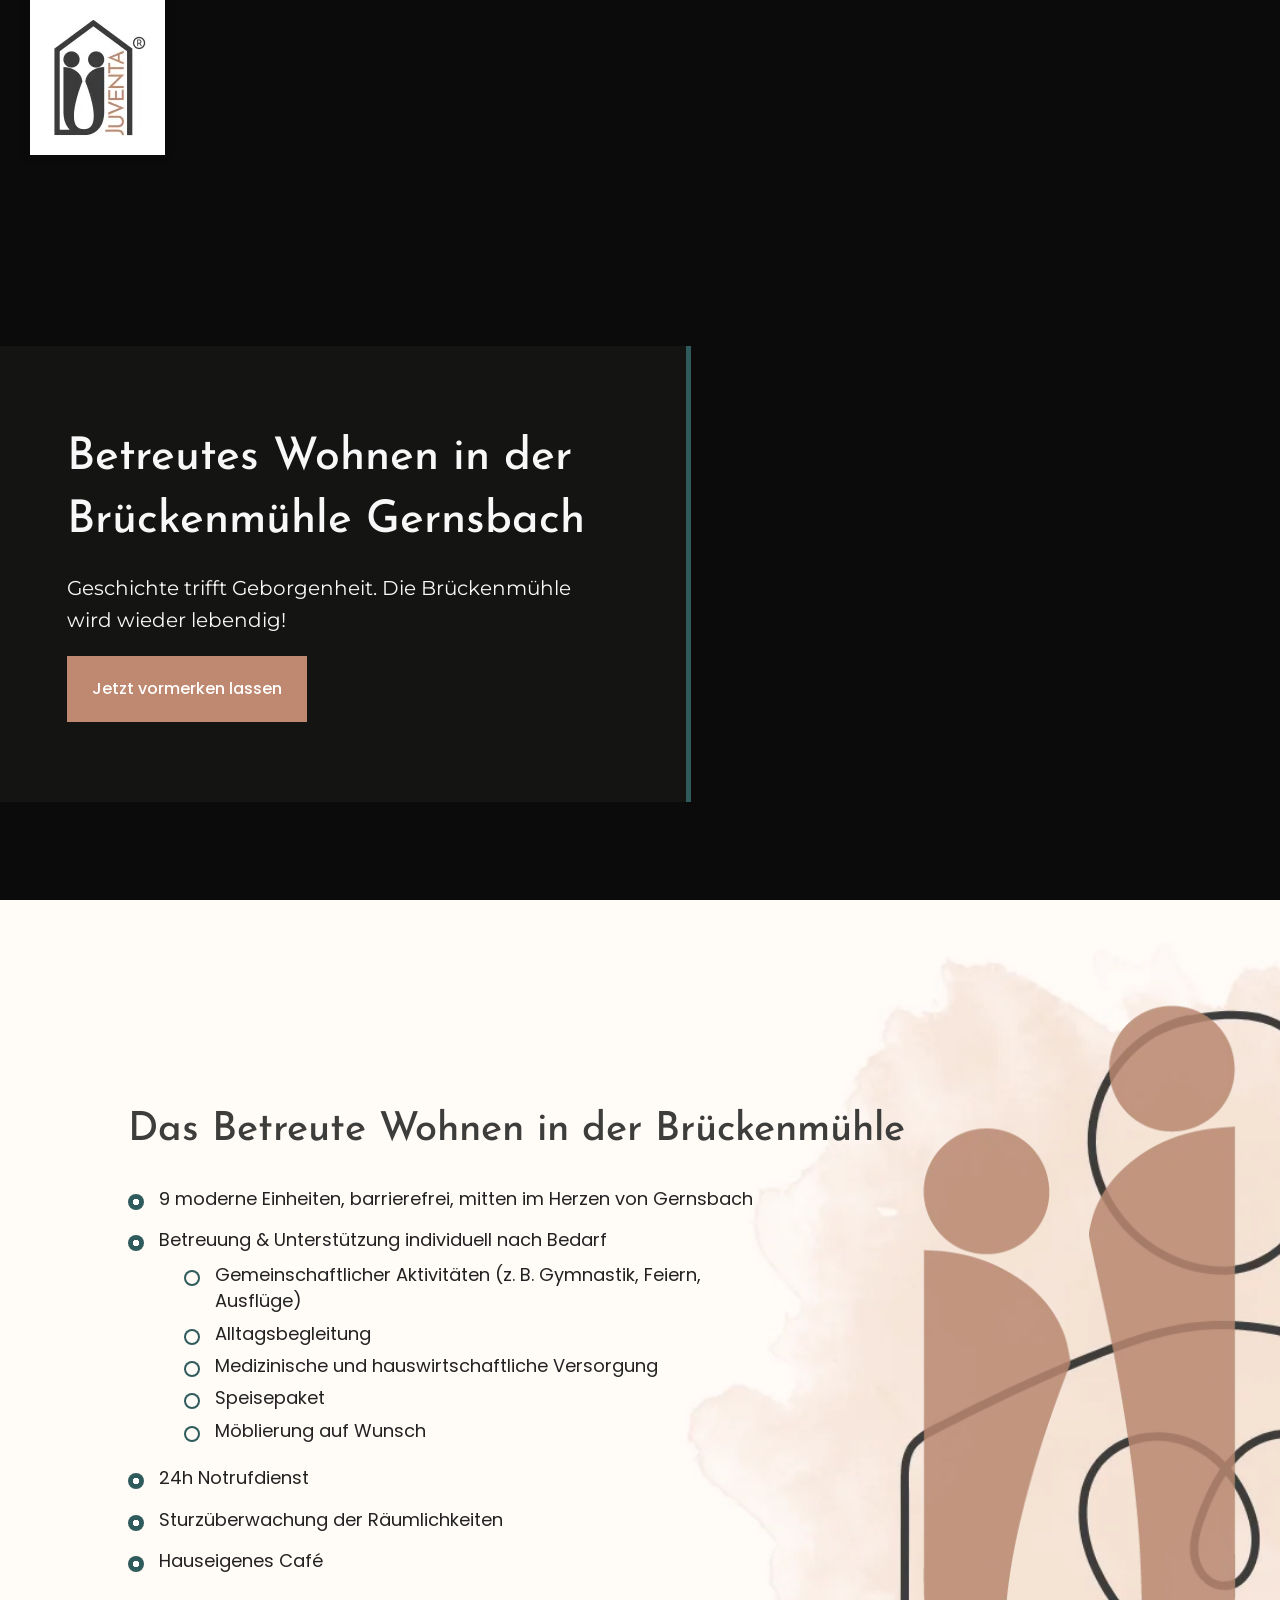
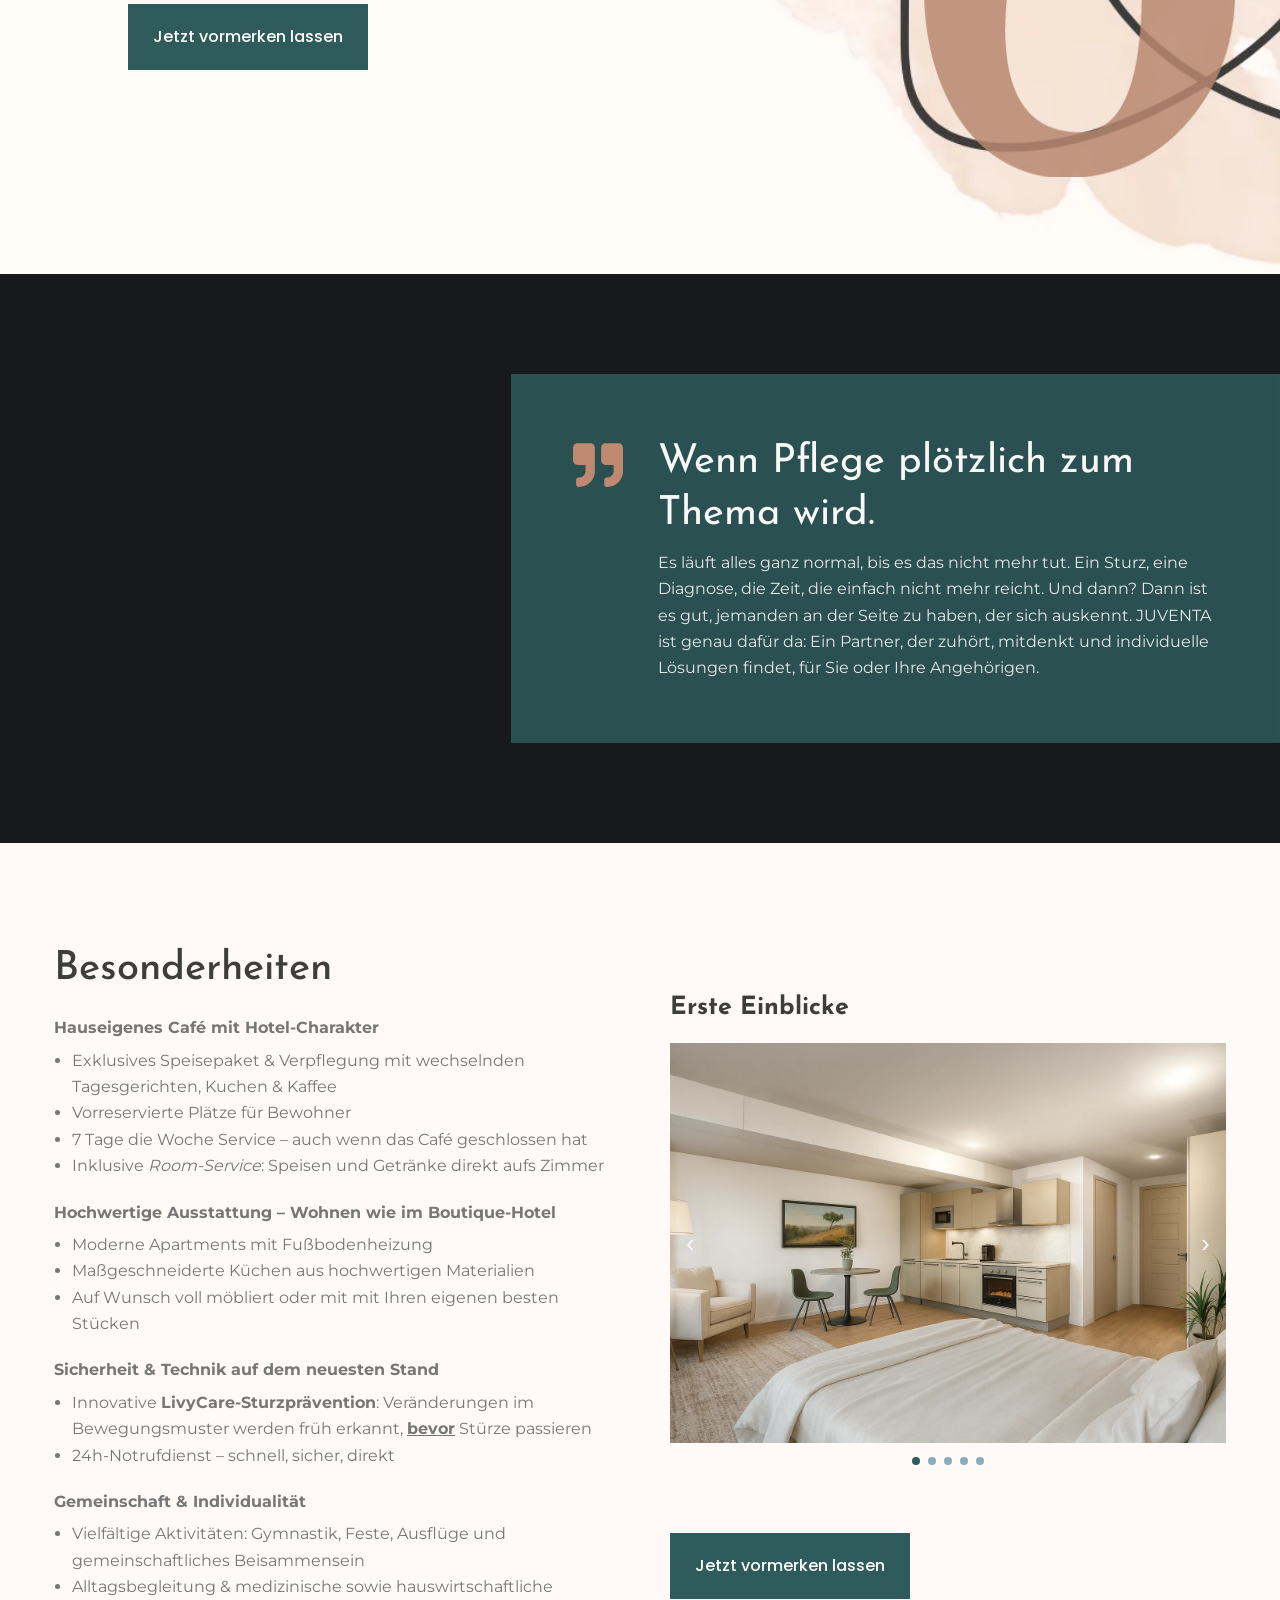
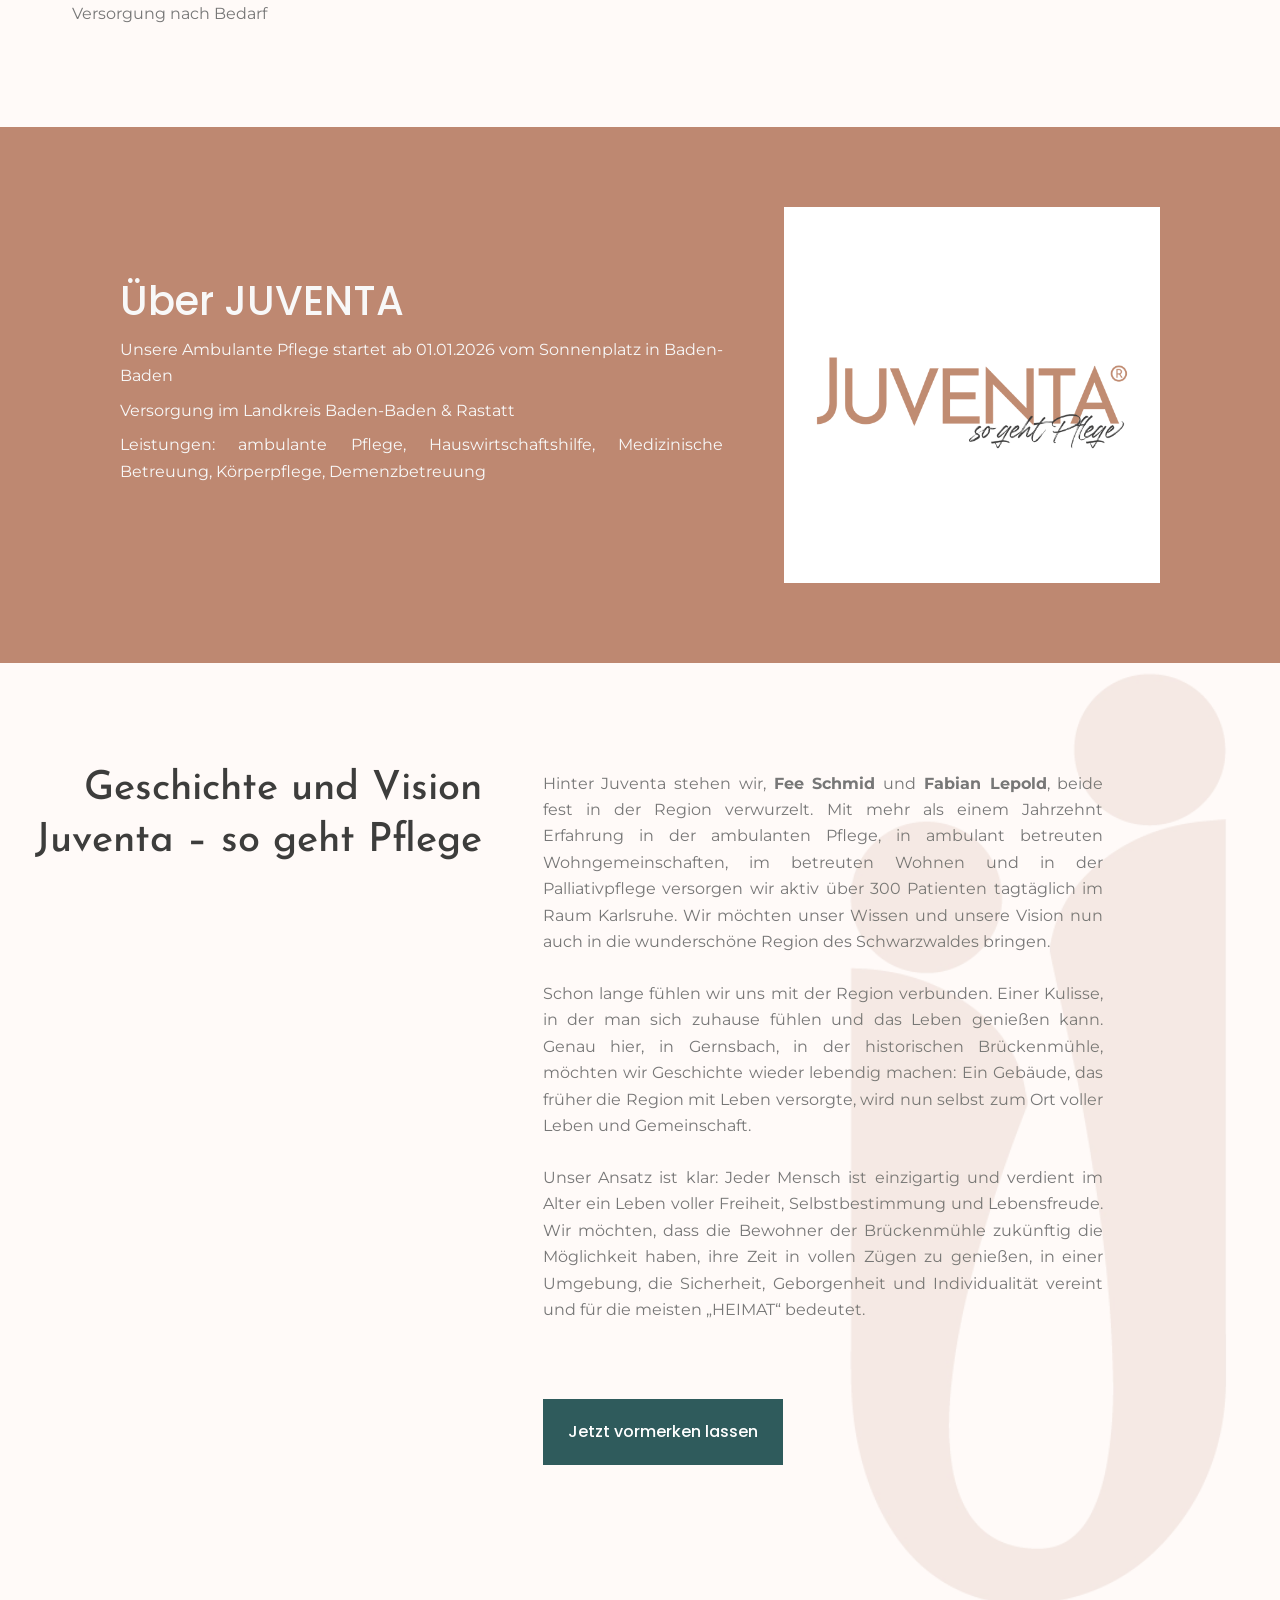
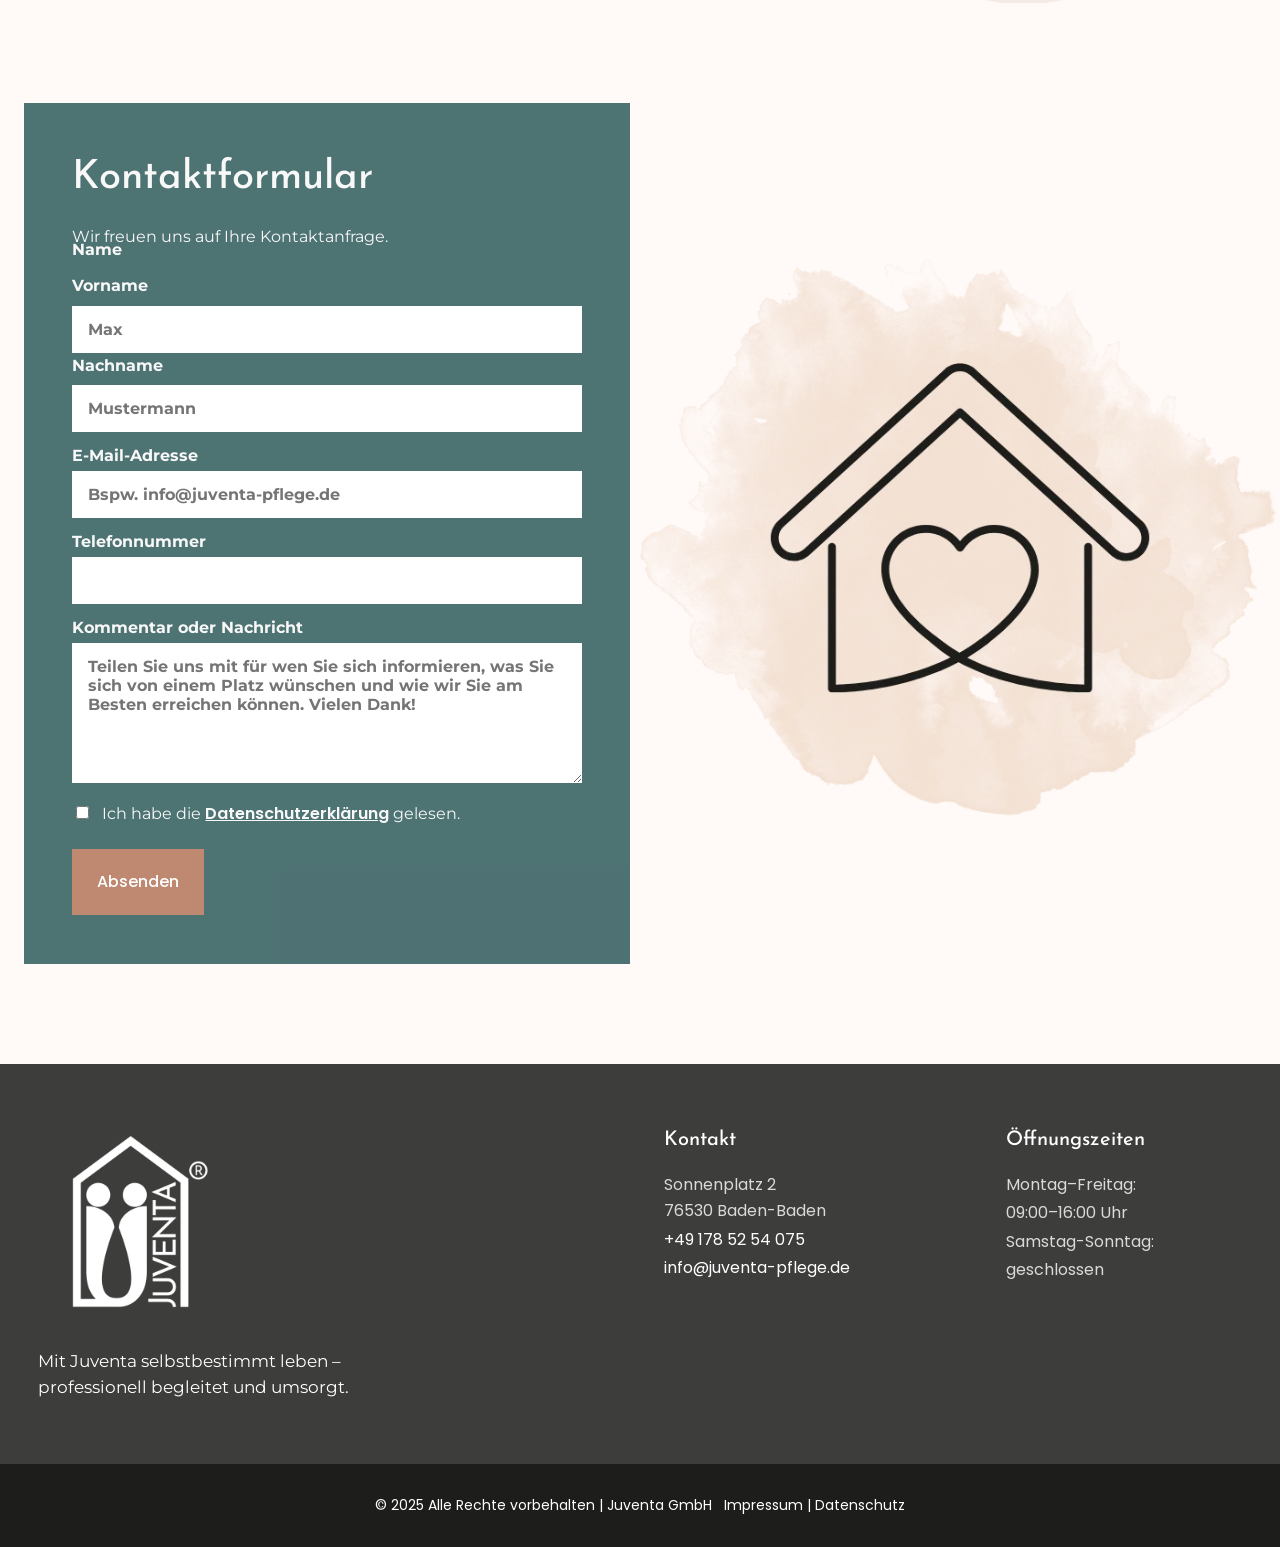
<file: index.html>
<!doctype html>
<html lang="de-DE">
<head>
  <meta charset="utf-8">
  <meta name="viewport" content="width=device-width,initial-scale=1">
  <title>Juventa Pflege - so geht Pflege</title>
  <meta name="description" content="Ihr Partner in Gernsbach &amp; Murgtal für ambulante Pflege, Demenzbegleitung &amp; betreutes Wohnen. Kompetent, fürsorglich, zuverlässig.">
  <meta name="leadwerk:focus-keyphrase" content="Betreutes Wohnen Gernsbach">
  <meta property="og:title" content="Juventa Pflege - so geht Pflege">
  <meta property="og:description" content="Ihr Partner in Gernsbach &amp; Murgtal für ambulante Pflege, Demenzbegleitung &amp; betreutes Wohnen. Kompetent, fürsorglich, zuverlässig.">
  <meta property="og:image" content="assets/og-default.webp">
  <link rel="icon" href="assets/favicon.webp" type="image/webp" sizes="32x32">
  <link rel="icon" href="assets/icon-touch.webp" type="image/webp" sizes="192x192">
  <link rel="apple-touch-icon" href="assets/icon-touch.webp">
  <link rel="stylesheet" href="css/styles.css">
  <script type="module" src="js/main.js"></script>
</head>
<body class="home">
  <a class="skip-link" href="#content">Zum Inhalt springen</a>
  <header class="site-header">
    <nav class="nav" aria-label="Hauptnavigation">
      <a class="brand" href="index.html"><img data-lw-global="brand.logo" data-lw-type="image" src="assets/logo-header.webp" alt="Juventa Pflege"></a>
      <button class="nav-toggle" type="button" aria-expanded="false" aria-controls="menu" aria-label="Menü öffnen"><span></span></button>
      <div class="nav-links" id="menu">
        <a href="leistungen.html" data-lw-page-ref="juventa-static-leistungen-v1">Leistungen</a>
        <a href="ueber-uns.html" data-lw-page-ref="juventa-static-ueber-uns-v1">Über uns</a>
        <a href="karriere.html" data-lw-page-ref="juventa-static-karriere-v1">Karriere</a>
        <a href="kontakt.html" data-lw-page-ref="juventa-static-kontakt-v1">Kontakt</a>
        <a class="btn" href="#kontakt">Jetzt vormerken lassen</a>
      </div>
      <div class="site-language-switcher" data-lw-language-switcher-slot hidden></div>
    </nav>
  </header>

  <main id="content">
    <section class="hero" data-lw-section="hero">
      <div class="hero-media">
        <img class="hero-poster" src="assets/hero-brueckenmuehle.webp" alt="Historische Brückenmühle in Gernsbach" width="1900" height="1400">
        <div class="hero-yt" data-hero-yt hidden></div>
        <video data-hero-video muted loop playsinline hidden>
          <source src="assets/hero-brueckenmuehle.mp4" type="video/mp4">
        </video>
      </div>
      <div class="hero-panel">
        <h1 data-lw-field="hero.title" data-lw-type="richtext">Betreutes Wohnen in der Brückenmühle Gernsbach</h1>
        <p class="lead" data-lw-field="hero.intro" data-lw-type="textarea">Geschichte trifft Geborgenheit. Die Brückenmühle wird wieder lebendig!</p>
        <a class="btn" href="./index.html#kontakt" data-lw-field="hero.primary_cta" data-lw-type="page_reference">Jetzt vormerken lassen</a>
      </div>
    </section>

    <section class="section section--cream" data-lw-section="living">
      <div class="fx-layer" data-mouse-fx aria-hidden="true"></div>
      <div class="wrap living anim anim-left">
        <h2 data-lw-field="living.title" data-lw-type="richtext">Das Betreute Wohnen in der Brückenmühle</h2>
        <div class="living-copy">
          <ul class="dots" data-lw-repeater="living.items">
            <li data-lw-item-key="units"><span data-lw-field="living.item" data-lw-type="text">9 moderne Einheiten, barrierefrei, mitten im Herzen von Gernsbach</span></li>
            <li data-lw-item-key="care">
              <span data-lw-field="living.item" data-lw-type="text">Betreuung &amp; Unterstützung individuell nach Bedarf</span>
              <ul class="dots">
                <li>Gemeinschaftlicher Aktivitäten (z. B. Gymnastik, Feiern, Ausflüge)</li>
                <li>Alltagsbegleitung</li>
                <li>Medizinische und hauswirtschaftliche Versorgung</li>
                <li>Speisepaket</li>
                <li>Möblierung auf Wunsch</li>
              </ul>
            </li>
            <li data-lw-item-key="emergency"><span data-lw-field="living.item" data-lw-type="text">24h Notrufdienst</span></li>
            <li data-lw-item-key="fall"><span data-lw-field="living.item" data-lw-type="text">Sturzüberwachung der Räumlichkeiten</span></li>
            <li data-lw-item-key="cafe"><span data-lw-field="living.item" data-lw-type="text">Hauseigenes Café</span></li>
          </ul>
          <p><a class="btn btn--teal" href="#kontakt">Jetzt vormerken lassen</a></p>
        </div>
      </div>
    </section>

    <section class="section section--photo" data-lw-section="quote">
      <div class="quote-grid">
        <div class="anim anim-right" aria-hidden="true"></div>
        <div class="quote-card anim anim-right">
          <div class="quote-head">
            <svg class="quote-mark" viewBox="0 0 512 512" aria-hidden="true"><path d="M464 32H336c-26.5 0-48 21.5-48 48v128c0 26.5 21.5 48 48 48h80v64c0 35.3-28.7 64-64 64h-8c-13.3 0-24 10.7-24 24v48c0 13.3 10.7 24 24 24h8c88.4 0 160-71.6 160-160V80c0-26.5-21.5-48-48-48zm-288 0H48C21.5 32 0 53.5 0 80v128c0 26.5 21.5 48 48 48h80v64c0 35.3-28.7 64-64 64h-8c-13.3 0-24 10.7-24 24v48c0 13.3 10.7 24 24 24h8c88.4 0 160-71.6 160-160V80c0-26.5-21.5-48-48-48z"/></svg>
            <h2 data-lw-field="quote.title" data-lw-type="richtext">Wenn Pflege plötzlich zum Thema wird.</h2>
          </div>
          <p data-lw-field="quote.copy" data-lw-type="textarea">Es läuft alles ganz normal, bis es das nicht mehr tut. Ein Sturz, eine Diagnose, die Zeit, die einfach nicht mehr reicht. Und dann? Dann ist es gut, jemanden an der Seite zu haben, der sich auskennt. JUVENTA ist genau dafür da: Ein Partner, der zuhört, mitdenkt und individuelle Lösungen findet, für Sie oder Ihre Angehörigen.</p>
        </div>
      </div>
    </section>

    <section class="section section--paper" data-lw-section="features">
      <div class="wrap feature-split">
        <div>
          <h2 data-lw-field="features.title" data-lw-type="text">Besonderheiten</h2>
          <div data-lw-repeater="features.items">
            <article class="feature-block" data-lw-item-key="cafe">
              <h3 data-lw-field="features.label" data-lw-type="text">Hauseigenes Café mit Hotel-Charakter</h3>
              <ul data-lw-field="features.copy" data-lw-type="richtext"><li>Exklusives Speisepaket &amp; Verpflegung mit wechselnden Tagesgerichten, Kuchen &amp; Kaffee</li>
                <li>Vorreservierte Plätze für Bewohner</li>
                <li>7 Tage die Woche Service – auch wenn das Café geschlossen hat</li>
                <li>Inklusive <i>Room-Service</i>: Speisen und Getränke direkt aufs Zimmer</li></ul>
            </article>
            <article class="feature-block" data-lw-item-key="fitout">
              <h3 data-lw-field="features.label" data-lw-type="text">Hochwertige Ausstattung – Wohnen wie im Boutique-Hotel</h3>
              <ul data-lw-field="features.copy" data-lw-type="richtext"><li>Moderne Apartments mit Fußbodenheizung</li>
                <li>Maßgeschneiderte Küchen aus hochwertigen Materialien</li>
                <li>Auf Wunsch voll möbliert oder mit mit Ihren eigenen besten Stücken</li></ul>
            </article>
            <article class="feature-block" data-lw-item-key="safety">
              <h3 data-lw-field="features.label" data-lw-type="text">Sicherheit &amp; Technik auf dem neuesten Stand</h3>
              <ul data-lw-field="features.copy" data-lw-type="richtext"><li>Innovative <strong>LivyCare-Sturzprävention</strong>: Veränderungen im Bewegungsmuster werden früh erkannt, <strong><u>bevor</u></strong> Stürze passieren</li>
                <li>24h-Notrufdienst – schnell, sicher, direkt</li></ul>
            </article>
            <article class="feature-block" data-lw-item-key="community">
              <h3 data-lw-field="features.label" data-lw-type="text">Gemeinschaft &amp; Individualität</h3>
              <ul data-lw-field="features.copy" data-lw-type="richtext"><li>Vielfältige Aktivitäten: Gymnastik, Feste, Ausflüge und gemeinschaftliches Beisammensein</li>
                <li>Alltagsbegleitung &amp; medizinische sowie hauswirtschaftliche Versorgung nach Bedarf</li></ul>
            </article>
          </div>
        </div>
        <div class="gallery anim anim-right">
          <h3 data-lw-field="gallery.title" data-lw-type="text">Erste Einblicke</h3>
          <div data-slider>
            <div class="slider">
              <div class="slider-track" data-slider-track data-lw-repeater="gallery.items">
                <img data-lw-item-key="apartment" data-lw-field="gallery.image" data-lw-type="image" src="assets/gallery-apartment.webp" alt="Heller Wohnraum in der Brückenmühle">
                <img data-lw-item-key="lounge" data-lw-field="gallery.image" data-lw-type="image" src="assets/gallery-cafe-lounge.webp" alt="Café-Lounge der Brückenmühle">
                <img data-lw-item-key="counter" data-lw-field="gallery.image" data-lw-type="image" src="assets/gallery-cafe-counter.webp" alt="Café-Theke der Brückenmühle">
                <img data-lw-item-key="kitchen-one" data-lw-field="gallery.image" data-lw-type="image" src="assets/gallery-kitchen-one.webp" alt="Einbauküche eines Apartments">
                <img data-lw-item-key="kitchen-two" data-lw-field="gallery.image" data-lw-type="image" src="assets/gallery-kitchen-two.webp" alt="Zweite Ansicht der Apartmentküche">
              </div>
              <div class="slider-nav">
                <button type="button" data-slider-prev aria-label="Vorheriges Bild">‹</button>
                <button type="button" data-slider-next aria-label="Nächstes Bild">›</button>
              </div>
            </div>
            <div class="slider-dots" data-slider-dots></div>
            <a class="btn btn--teal" href="#kontakt">Jetzt vormerken lassen</a>
          </div>
        </div>
      </div>
    </section>

    <section class="section section--terracotta" data-lw-section="outpatient">
      <div class="wrap about-grid">
        <div>
          <h2 class="heading-poppins anim anim-fade" data-anim-delay="200" data-lw-field="outpatient.title" data-lw-type="text">Über JUVENTA</h2>
          <ul data-lw-repeater="outpatient.items">
            <li data-lw-item-key="start" data-lw-field="outpatient.item" data-lw-type="text">Unsere Ambulante Pflege startet ab 01.01.2026 vom Sonnenplatz in Baden-Baden</li>
            <li data-lw-item-key="area" data-lw-field="outpatient.item" data-lw-type="text">Versorgung im Landkreis Baden-Baden &amp; Rastatt</li>
            <li data-lw-item-key="services" data-lw-field="outpatient.item" data-lw-type="text">Leistungen: ambulante Pflege, Hauswirtschaftshilfe, Medizinische Betreuung, Körperpflege, Demenzbetreuung</li>
          </ul>
        </div>
        <img class="wortmarke" data-lw-field="outpatient.mark" data-lw-type="image" src="./assets/editorial/wortmarke-juventa-f06b23c684.webp" alt="Juventa, so geht Pflege">
      </div>
    </section>

    <section class="section section--paper section--story" data-lw-section="story">
      <div class="story">
        <div class="story-visual">
          <h2 data-lw-field="story.title" data-lw-type="richtext">Geschichte und Vision Juventa – so geht Pflege</h2>
          <img class="team-photo anim anim-left" data-lw-field="story.image" data-lw-type="image" src="./assets/editorial/team-fee-fabian-9e348b56ff.webp" alt="Fee Schmid, Fabian Lepold und das Juventa-Team">
          <p class="start-badge anim anim-left anim-slow" data-lw-field="story.start" data-lw-type="text">Start ab 01.07.2026</p>
        </div>
        <div class="story-copy">
          <p data-lw-field="story.p1" data-lw-type="richtext">Hinter Juventa stehen wir, <strong>Fee Schmid</strong> und <strong>Fabian Lepold</strong>, beide fest in der Region verwurzelt. Mit mehr als einem Jahrzehnt Erfahrung in der ambulanten Pflege, in ambulant betreuten Wohngemeinschaften, im betreuten Wohnen und in der Palliativpflege versorgen wir aktiv über 300 Patienten tagtäglich im Raum Karlsruhe. Wir möchten unser Wissen und unsere Vision nun auch in die wunderschöne Region des Schwarzwaldes bringen.</p>
          <p data-lw-field="story.p2" data-lw-type="textarea">Schon lange fühlen wir uns mit der Region verbunden. Einer Kulisse, in der man sich zuhause fühlen und das Leben genießen kann. Genau hier, in Gernsbach, in der historischen Brückenmühle, möchten wir Geschichte wieder lebendig machen: Ein Gebäude, das früher die Region mit Leben versorgte, wird nun selbst zum Ort voller Leben und Gemeinschaft.</p>
          <p data-lw-field="story.p3" data-lw-type="richtext">Unser Ansatz ist klar: Jeder Mensch ist einzigartig und verdient im Alter ein Leben voller Freiheit, Selbstbestimmung und Lebensfreude. Wir möchten, dass die Bewohner der Brückenmühle zukünftig die Möglichkeit haben, ihre Zeit in vollen Zügen zu genießen, in einer Umgebung, die Sicherheit, Geborgenheit und Individualität vereint und für die meisten „HEIMAT“ bedeutet.</p>
          <p><a class="btn btn--teal" href="#kontakt">Jetzt vormerken lassen</a></p>
        </div>
      </div>
    </section>

    <section class="section section--countdown" data-lw-section="countdown">
      <div class="wrap">
        <div class="countdown-card anim anim-zoom anim-slow" data-countdown="1782892860">
          <p class="kicker" data-lw-field="countdown.before" data-lw-type="text">Noch</p>
          <div class="countdown-value">
            <strong data-countdown-number>00</strong>
            <span data-countdown-label>Tage</span>
          </div>
          <p class="suffix" data-lw-field="countdown.after" data-lw-type="text">bis zur Eröffnung</p>
          <p><a class="btn btn--outline" href="#kontakt">Jetzt vormerken lassen und Infos erhalten</a></p>
        </div>
      </div>
    </section>

    <section class="section section--contact" id="kontakt" data-lw-section="contact_form">
      <div class="wrap contact-grid">
        <div class="contact-card anim anim-right">
          <h2 data-lw-field="form.title" data-lw-type="text">Kontaktformular</h2>
          <p class="contact-copy" data-lw-field="form.copy" data-lw-type="textarea">Wir freuen uns auf Ihre Kontaktanfrage.</p>
          <form id="kontakt-form" class="form" data-lw-wpforms="contact" action="danke.html" method="post">
            <p class="form-group-label">Name</p>
            <div class="form-row">
              <label>Vorname<input type="text" name="first_name" autocomplete="given-name" placeholder="Max" required></label>
              <label>Nachname<input type="text" name="last_name" autocomplete="family-name" placeholder="Mustermann" required></label>
            </div>
            <label>E-Mail-Adresse<input type="email" name="email" autocomplete="email" placeholder="Bspw. info@juventa-pflege.de" required></label>
            <label>Telefonnummer<input type="tel" name="phone" autocomplete="tel" required></label>
            <label>Kommentar oder Nachricht<textarea name="message" rows="5" placeholder="Teilen Sie uns mit für wen Sie sich informieren, was Sie sich von einem Platz wünschen und wie wir Sie am Besten erreichen können. Vielen Dank!"></textarea></label>
            <label class="form-consent"><input type="checkbox" name="consent" value="accepted" required><span>Ich habe die <a href="datenschutz.html">Datenschutzerklärung</a> gelesen.</span></label>
            <button class="btn" type="submit">Absenden</button>
          </form>
        </div>
        <div class="contact-visual anim anim-right" aria-hidden="true"></div>
      </div>
    </section>
  </main>

  <footer class="site-footer">
    <div class="footer-grid">
      <div class="footer-brand-col">
        <img class="footer-brand" data-lw-global="brand.logo_white" data-lw-type="image" src="assets/logo-juventa-white.webp" alt="Juventa Pflege">
        <p class="footer-tagline" data-lw-global="footer.tagline" data-lw-type="text">Mit Juventa selbstbestimmt leben – professionell begleitet und umsorgt.</p>
      </div>
      <div>
        <h4>Kontakt</h4>
        <ul>
          <li data-lw-global="contact.address" data-lw-type="textarea">Sonnenplatz 2<br>76530 Baden-Baden</li>
          <li><a data-lw-global="contact.phone" data-lw-type="text" href="tel:+491785254075">+49 178 52 54 075</a></li>
          <li><a data-lw-global="contact.email" data-lw-type="email" href="mailto:info@juventa-pflege.de">info@juventa-pflege.de</a></li>
        </ul>
      </div>
      <div>
        <h4>Öffnungszeiten</h4>
        <ul data-lw-global="contact.hours" data-lw-type="richtext">
          <li>Montag–Freitag:</li>
          <li>09:00–16:00 Uhr</li>
          <li>Samstag-Sonntag:</li>
          <li>geschlossen</li>
        </ul>
      </div>
    </div>
    <div class="footer-legal">
      <span>© 2025 Alle Rechte vorbehalten | <span data-lw-global="footer.company" data-lw-type="text">Juventa GmbH</span></span>
      <nav aria-label="Rechtliches"><a href="impressum.html" data-lw-page-ref="juventa-static-impressum-v1">Impressum</a> | <a href="datenschutz.html" data-lw-page-ref="juventa-static-datenschutz-v1">Datenschutz</a></nav>
    </div>
  </footer>
</body>
</html>
</file>
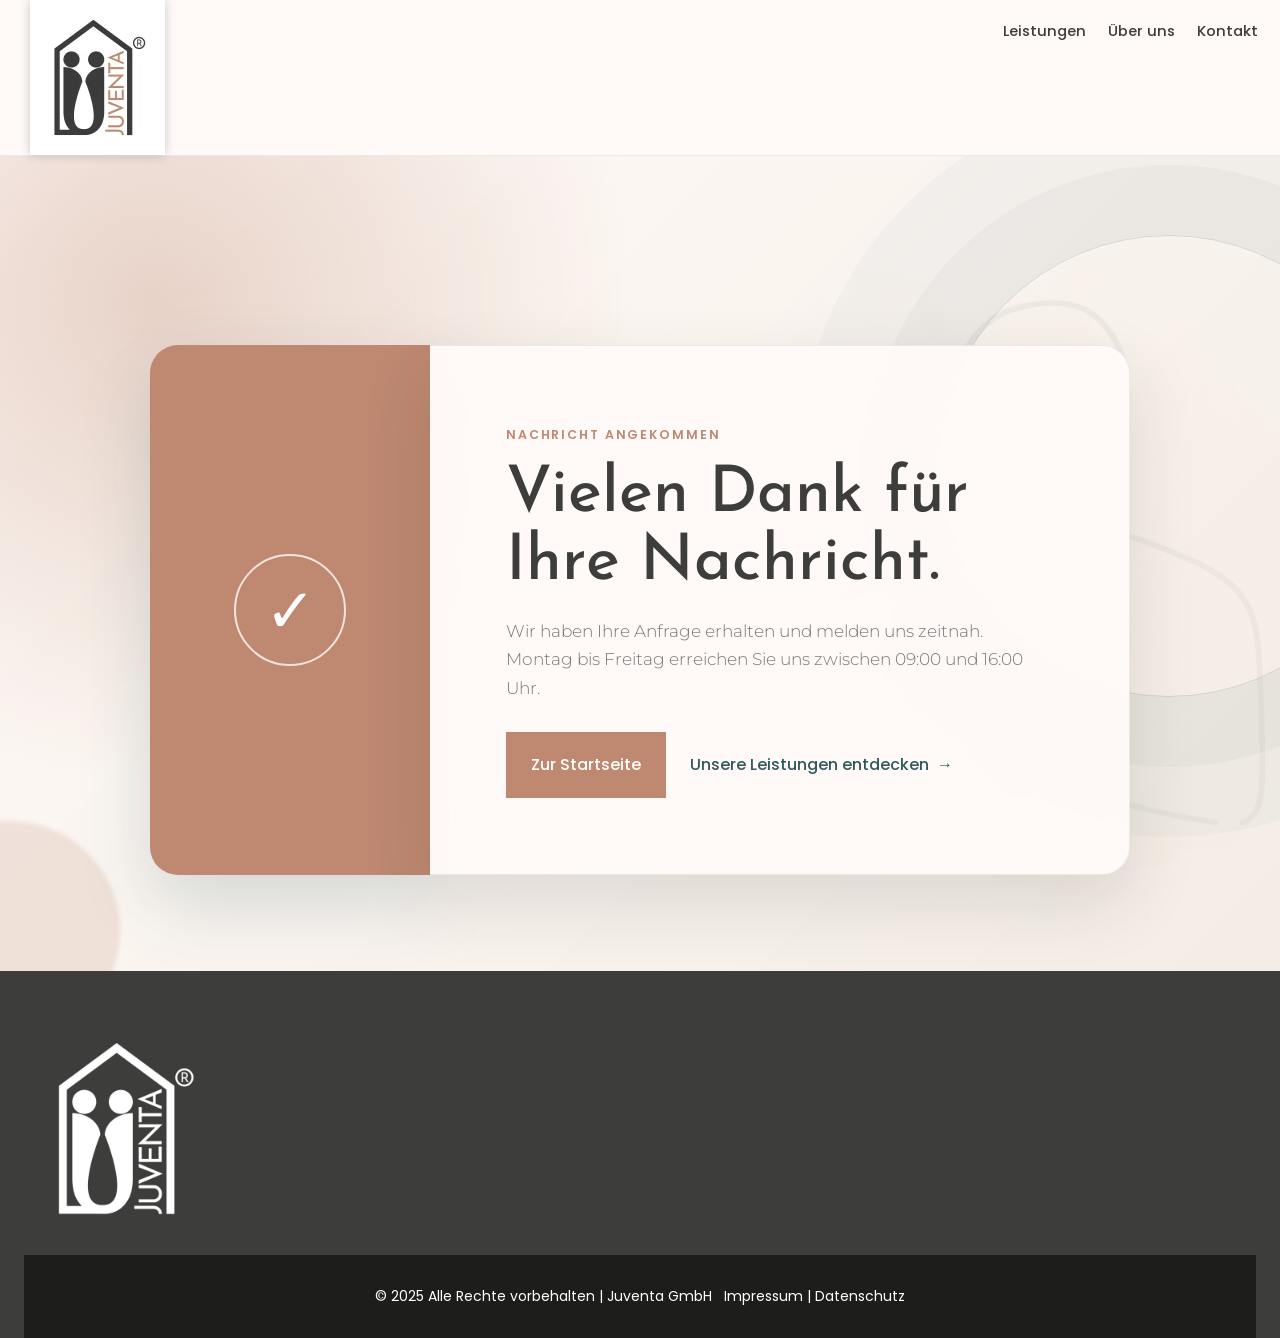
<file: danke.html>
<!doctype html>
<html lang="de-DE">
<head>
  <meta charset="utf-8">
  <meta name="viewport" content="width=device-width,initial-scale=1">
  <title>Vielen Dank · Juventa Pflege</title>
  <meta name="description" content="Vielen Dank. Ihre Nachricht ist bei Juventa Pflege angekommen.">
  <meta name="leadwerk:focus-keyphrase" content="Juventa Nachricht erhalten">
  <meta name="robots" content="noindex,follow">
  <meta property="og:image" content="assets/og-default.webp">
  <link rel="icon" href="assets/favicon.webp" type="image/webp" sizes="32x32">
  <link rel="icon" href="assets/icon-touch.webp" type="image/webp" sizes="192x192">
  <link rel="apple-touch-icon" href="assets/icon-touch.webp">
  <link rel="stylesheet" href="css/styles.css">
  <script type="module" src="js/main.js"></script>
</head>
<body class="utility-page utility-page--thanks">
  <a class="skip-link" href="#content">Zum Inhalt springen</a>
  <header class="site-header">
    <nav class="nav" aria-label="Hauptnavigation">
      <a class="brand" href="index.html"><img data-lw-global="brand.logo" data-lw-type="image" src="assets/logo-header.webp" alt="Juventa Pflege"></a>
      <button class="nav-toggle" type="button" aria-expanded="false" aria-controls="menu" aria-label="Menü öffnen"><span></span></button>
      <div class="nav-links" id="menu">
        <a href="leistungen.html">Leistungen</a>
        <a href="ueber-uns.html">Über uns</a>
        <a href="kontakt.html">Kontakt</a>
      </div>
      <div class="site-language-switcher" data-lw-language-switcher-slot hidden></div>
    </nav>
  </header>
  <main id="content" class="utility-main">
    <section class="utility-stage" data-lw-section="thanks">
      <div class="wrap utility-layout">
        <div class="utility-mark utility-mark--success" aria-hidden="true"><span>✓</span></div>
        <div class="utility-card">
          <p class="utility-eyebrow" data-lw-field="thanks.eyebrow" data-lw-type="text">Nachricht angekommen</p>
          <h1 data-lw-field="thanks.title" data-lw-type="richtext">Vielen Dank für Ihre Nachricht.</h1>
          <p class="lead" data-lw-field="thanks.copy" data-lw-type="textarea">Wir haben Ihre Anfrage erhalten und melden uns zeitnah. Montag bis Freitag erreichen Sie uns zwischen 09:00 und 16:00 Uhr.</p>
          <div class="utility-actions">
            <a class="btn" href="index.html" data-lw-page-ref="juventa-static-home-v1"><span data-lw-field="thanks.home_label" data-lw-type="text">Zur Startseite</span></a>
            <a class="utility-text-link" href="leistungen.html" data-lw-page-ref="juventa-static-leistungen-v1"><span data-lw-field="thanks.services_label" data-lw-type="text">Unsere Leistungen entdecken</span><span aria-hidden="true">→</span></a>
          </div>
        </div>
      </div>
    </section>
  </main>
  <footer class="site-footer">
    <div class="wrap">
      <img class="footer-brand" src="assets/logo-juventa-white.webp" alt="Juventa Pflege">
      <div class="footer-legal">
        <span>© 2025 Alle Rechte vorbehalten | Juventa GmbH</span>
        <nav aria-label="Rechtliches"><a href="impressum.html">Impressum</a> | <a href="datenschutz.html">Datenschutz</a></nav>
      </div>
    </div>
  </footer>
</body>
</html>
</file>
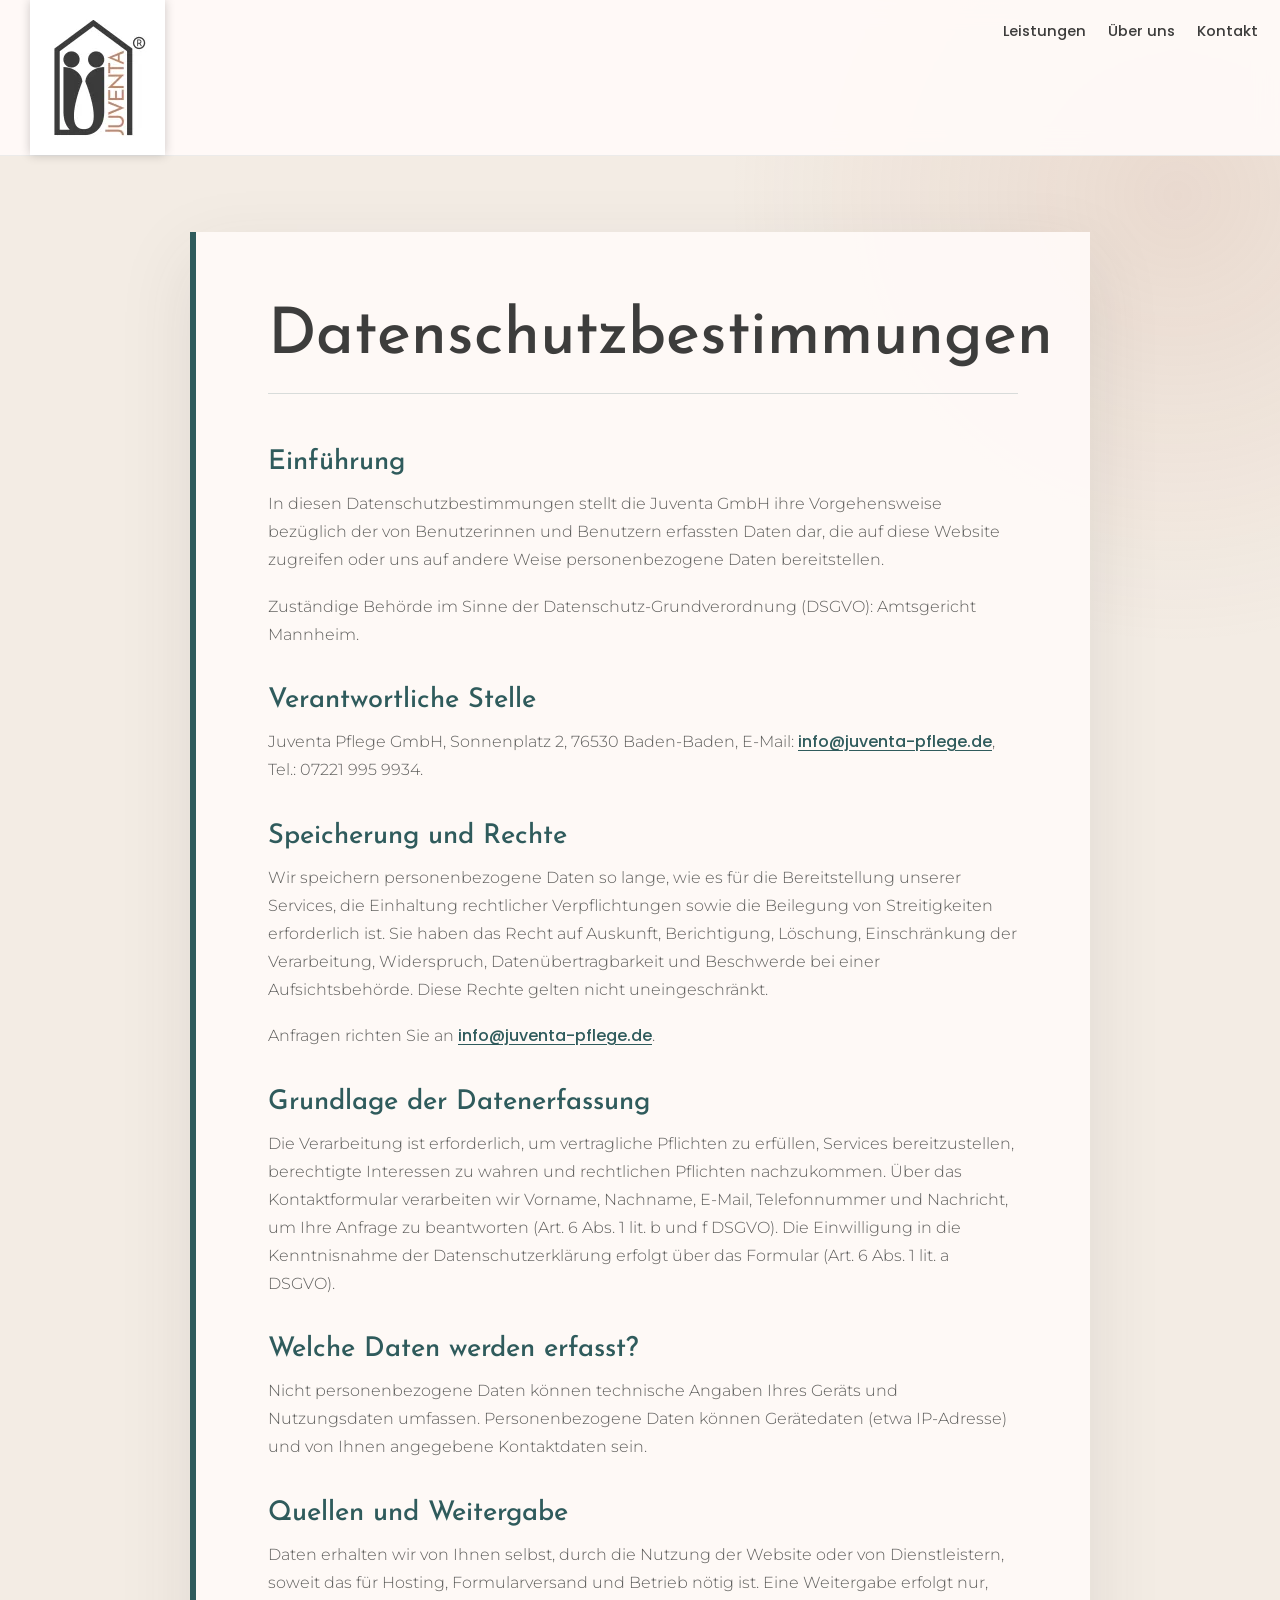
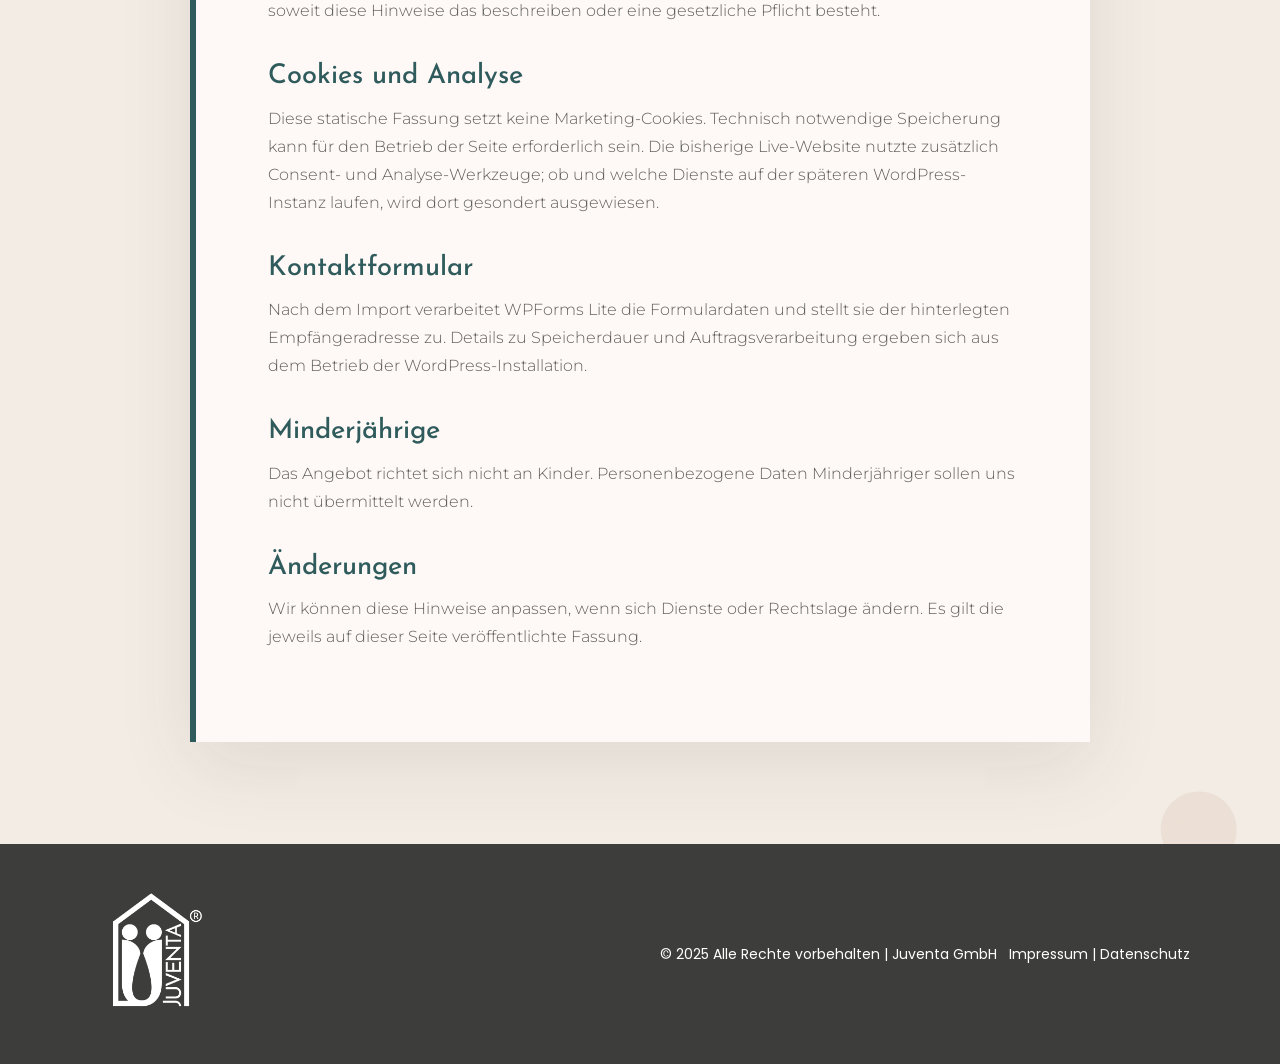
<file: datenschutz.html>
<!doctype html>
<html lang="de-DE">
<head>
  <meta charset="utf-8">
  <meta name="viewport" content="width=device-width,initial-scale=1">
  <title>Datenschutzerklärung · Juventa Pflege</title>
  <meta name="description" content="Datenschutzhinweise der Juventa GmbH zur Verarbeitung personenbezogener Daten auf dieser Website.">
  <meta name="leadwerk:focus-keyphrase" content="Juventa Pflege Datenschutz">
  <meta property="og:image" content="assets/og-default.webp">
  <link rel="icon" href="assets/favicon.webp" type="image/webp" sizes="32x32">
  <link rel="icon" href="assets/icon-touch.webp" type="image/webp" sizes="192x192">
  <link rel="apple-touch-icon" href="assets/icon-touch.webp">
  <link rel="stylesheet" href="css/styles.css">
  <script type="module" src="js/main.js"></script>
</head>
<body class="legal-page">
  <a class="skip-link" href="#content">Zum Inhalt springen</a>
  <header class="site-header">
    <nav class="nav" aria-label="Hauptnavigation">
      <a class="brand" href="index.html"><img data-lw-global="brand.logo" data-lw-type="image" src="assets/logo-header.webp" alt="Juventa Pflege"></a>
      <button class="nav-toggle" type="button" aria-expanded="false" aria-controls="menu" aria-label="Menü öffnen"><span></span></button>
      <div class="nav-links" id="menu">
        <a href="leistungen.html">Leistungen</a>
        <a href="ueber-uns.html">Über uns</a>
        <a href="kontakt.html">Kontakt</a>
      </div>
      <div class="site-language-switcher" data-lw-language-switcher-slot hidden></div>
    </nav>
  </header>
  <main id="content">
    <section class="page-hero">
      <div class="wrap prose" data-lw-section="privacy">
        <h1 data-lw-field="privacy.title" data-lw-type="text">Datenschutzbestimmungen</h1>
        <div data-lw-field="privacy.body" data-lw-type="richtext">
          <h2>Einführung</h2>
          <p>In diesen Datenschutzbestimmungen stellt die Juventa GmbH ihre Vorgehensweise bezüglich der von Benutzerinnen und Benutzern erfassten Daten dar, die auf diese Website zugreifen oder uns auf andere Weise personenbezogene Daten bereitstellen.</p>
          <p>Zuständige Behörde im Sinne der Datenschutz-Grundverordnung (DSGVO): Amtsgericht Mannheim.</p>
          <h2>Verantwortliche Stelle</h2>
          <p>Juventa Pflege GmbH, Sonnenplatz 2, 76530 Baden-Baden, E-Mail: <a href="mailto:info@juventa-pflege.de">info@juventa-pflege.de</a>, Tel.: 07221 995 9934.</p>
          <h2>Speicherung und Rechte</h2>
          <p>Wir speichern personenbezogene Daten so lange, wie es für die Bereitstellung unserer Services, die Einhaltung rechtlicher Verpflichtungen sowie die Beilegung von Streitigkeiten erforderlich ist. Sie haben das Recht auf Auskunft, Berichtigung, Löschung, Einschränkung der Verarbeitung, Widerspruch, Datenübertragbarkeit und Beschwerde bei einer Aufsichtsbehörde. Diese Rechte gelten nicht uneingeschränkt.</p>
          <p>Anfragen richten Sie an <a href="mailto:info@juventa-pflege.de">info@juventa-pflege.de</a>.</p>
          <h2>Grundlage der Datenerfassung</h2>
          <p>Die Verarbeitung ist erforderlich, um vertragliche Pflichten zu erfüllen, Services bereitzustellen, berechtigte Interessen zu wahren und rechtlichen Pflichten nachzukommen. Über das Kontaktformular verarbeiten wir Vorname, Nachname, E-Mail, Telefonnummer und Nachricht, um Ihre Anfrage zu beantworten (Art. 6 Abs. 1 lit. b und f DSGVO). Die Einwilligung in die Kenntnisnahme der Datenschutzerklärung erfolgt über das Formular (Art. 6 Abs. 1 lit. a DSGVO).</p>
          <h2>Welche Daten werden erfasst?</h2>
          <p>Nicht personenbezogene Daten können technische Angaben Ihres Geräts und Nutzungsdaten umfassen. Personenbezogene Daten können Gerätedaten (etwa IP-Adresse) und von Ihnen angegebene Kontaktdaten sein.</p>
          <h2>Quellen und Weitergabe</h2>
          <p>Daten erhalten wir von Ihnen selbst, durch die Nutzung der Website oder von Dienstleistern, soweit das für Hosting, Formularversand und Betrieb nötig ist. Eine Weitergabe erfolgt nur, soweit diese Hinweise das beschreiben oder eine gesetzliche Pflicht besteht.</p>
          <h2>Cookies und Analyse</h2>
          <p>Diese statische Fassung setzt keine Marketing-Cookies. Technisch notwendige Speicherung kann für den Betrieb der Seite erforderlich sein. Die bisherige Live-Website nutzte zusätzlich Consent- und Analyse-Werkzeuge; ob und welche Dienste auf der späteren WordPress-Instanz laufen, wird dort gesondert ausgewiesen.</p>
          <h2>Kontaktformular</h2>
          <p>Nach dem Import verarbeitet WPForms Lite die Formulardaten und stellt sie der hinterlegten Empfängeradresse zu. Details zu Speicherdauer und Auftragsverarbeitung ergeben sich aus dem Betrieb der WordPress-Installation.</p>
          <h2>Minderjährige</h2>
          <p>Das Angebot richtet sich nicht an Kinder. Personenbezogene Daten Minderjähriger sollen uns nicht übermittelt werden.</p>
          <h2>Änderungen</h2>
          <p>Wir können diese Hinweise anpassen, wenn sich Dienste oder Rechtslage ändern. Es gilt die jeweils auf dieser Seite veröffentlichte Fassung.</p>
        </div>
      </div>
    </section>
  </main>
  <footer class="site-footer">
    <div class="wrap">
      <img class="footer-brand" src="assets/logo-juventa-white.webp" alt="Juventa Pflege">
      <div class="footer-legal">
        <span>© 2025 Alle Rechte vorbehalten | Juventa GmbH</span>
        <nav aria-label="Rechtliches"><a href="impressum.html">Impressum</a> | <a href="datenschutz.html">Datenschutz</a></nav>
      </div>
    </div>
  </footer>
</body>
</html>
</file>
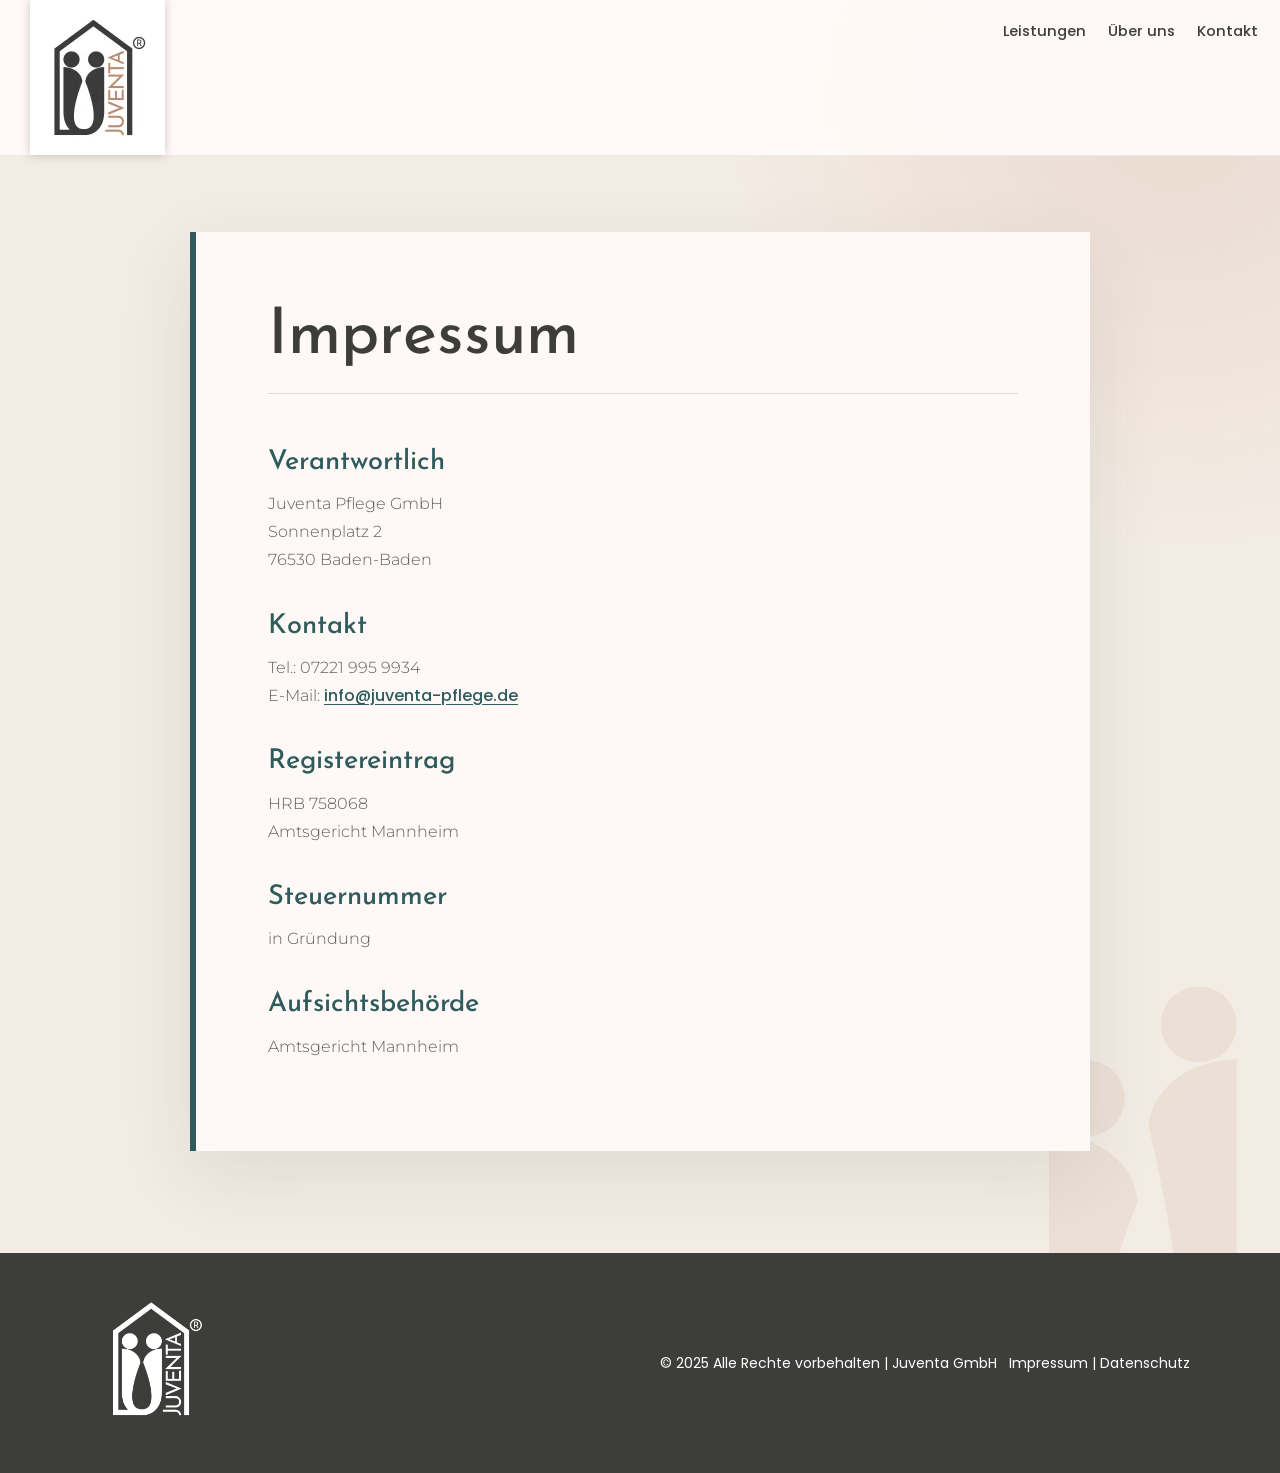
<file: impressum.html>
<!doctype html>
<html lang="de-DE">
<head>
  <meta charset="utf-8">
  <meta name="viewport" content="width=device-width,initial-scale=1">
  <title>Impressum · Juventa Pflege</title>
  <meta name="description" content="Impressum der Juventa Pflege GmbH, Sonnenplatz 2, 76530 Baden-Baden.">
  <meta name="leadwerk:focus-keyphrase" content="Juventa Pflege Impressum">
  <meta property="og:image" content="assets/og-default.webp">
  <link rel="icon" href="assets/favicon.webp" type="image/webp" sizes="32x32">
  <link rel="icon" href="assets/icon-touch.webp" type="image/webp" sizes="192x192">
  <link rel="apple-touch-icon" href="assets/icon-touch.webp">
  <link rel="stylesheet" href="css/styles.css">
  <script type="module" src="js/main.js"></script>
</head>
<body class="legal-page">
  <a class="skip-link" href="#content">Zum Inhalt springen</a>
  <header class="site-header">
    <nav class="nav" aria-label="Hauptnavigation">
      <a class="brand" href="index.html"><img data-lw-global="brand.logo" data-lw-type="image" src="assets/logo-header.webp" alt="Juventa Pflege"></a>
      <button class="nav-toggle" type="button" aria-expanded="false" aria-controls="menu" aria-label="Menü öffnen"><span></span></button>
      <div class="nav-links" id="menu">
        <a href="leistungen.html">Leistungen</a>
        <a href="ueber-uns.html">Über uns</a>
        <a href="kontakt.html">Kontakt</a>
      </div>
      <div class="site-language-switcher" data-lw-language-switcher-slot hidden></div>
    </nav>
  </header>
  <main id="content">
    <section class="page-hero">
      <div class="wrap prose" data-lw-section="legal">
        <h1 data-lw-field="legal.title" data-lw-type="text">Impressum</h1>
        <div data-lw-field="legal.body" data-lw-type="richtext">
          <h2>Verantwortlich</h2>
          <p>Juventa Pflege GmbH<br>Sonnenplatz 2<br>76530 Baden-Baden</p>
          <h2>Kontakt</h2>
          <p>Tel.: 07221 995 9934<br>E-Mail: <a href="mailto:info@juventa-pflege.de">info@juventa-pflege.de</a></p>
          <h2>Registereintrag</h2>
          <p>HRB 758068<br>Amtsgericht Mannheim</p>
          <h2>Steuernummer</h2>
          <p>in Gründung</p>
          <h2>Aufsichtsbehörde</h2>
          <p>Amtsgericht Mannheim</p>
        </div>
      </div>
    </section>
  </main>
  <footer class="site-footer">
    <div class="wrap">
      <img class="footer-brand" src="assets/logo-juventa-white.webp" alt="Juventa Pflege">
      <div class="footer-legal">
        <span>© 2025 Alle Rechte vorbehalten | Juventa GmbH</span>
        <nav aria-label="Rechtliches"><a href="impressum.html">Impressum</a> | <a href="datenschutz.html">Datenschutz</a></nav>
      </div>
    </div>
  </footer>
</body>
</html>
</file>
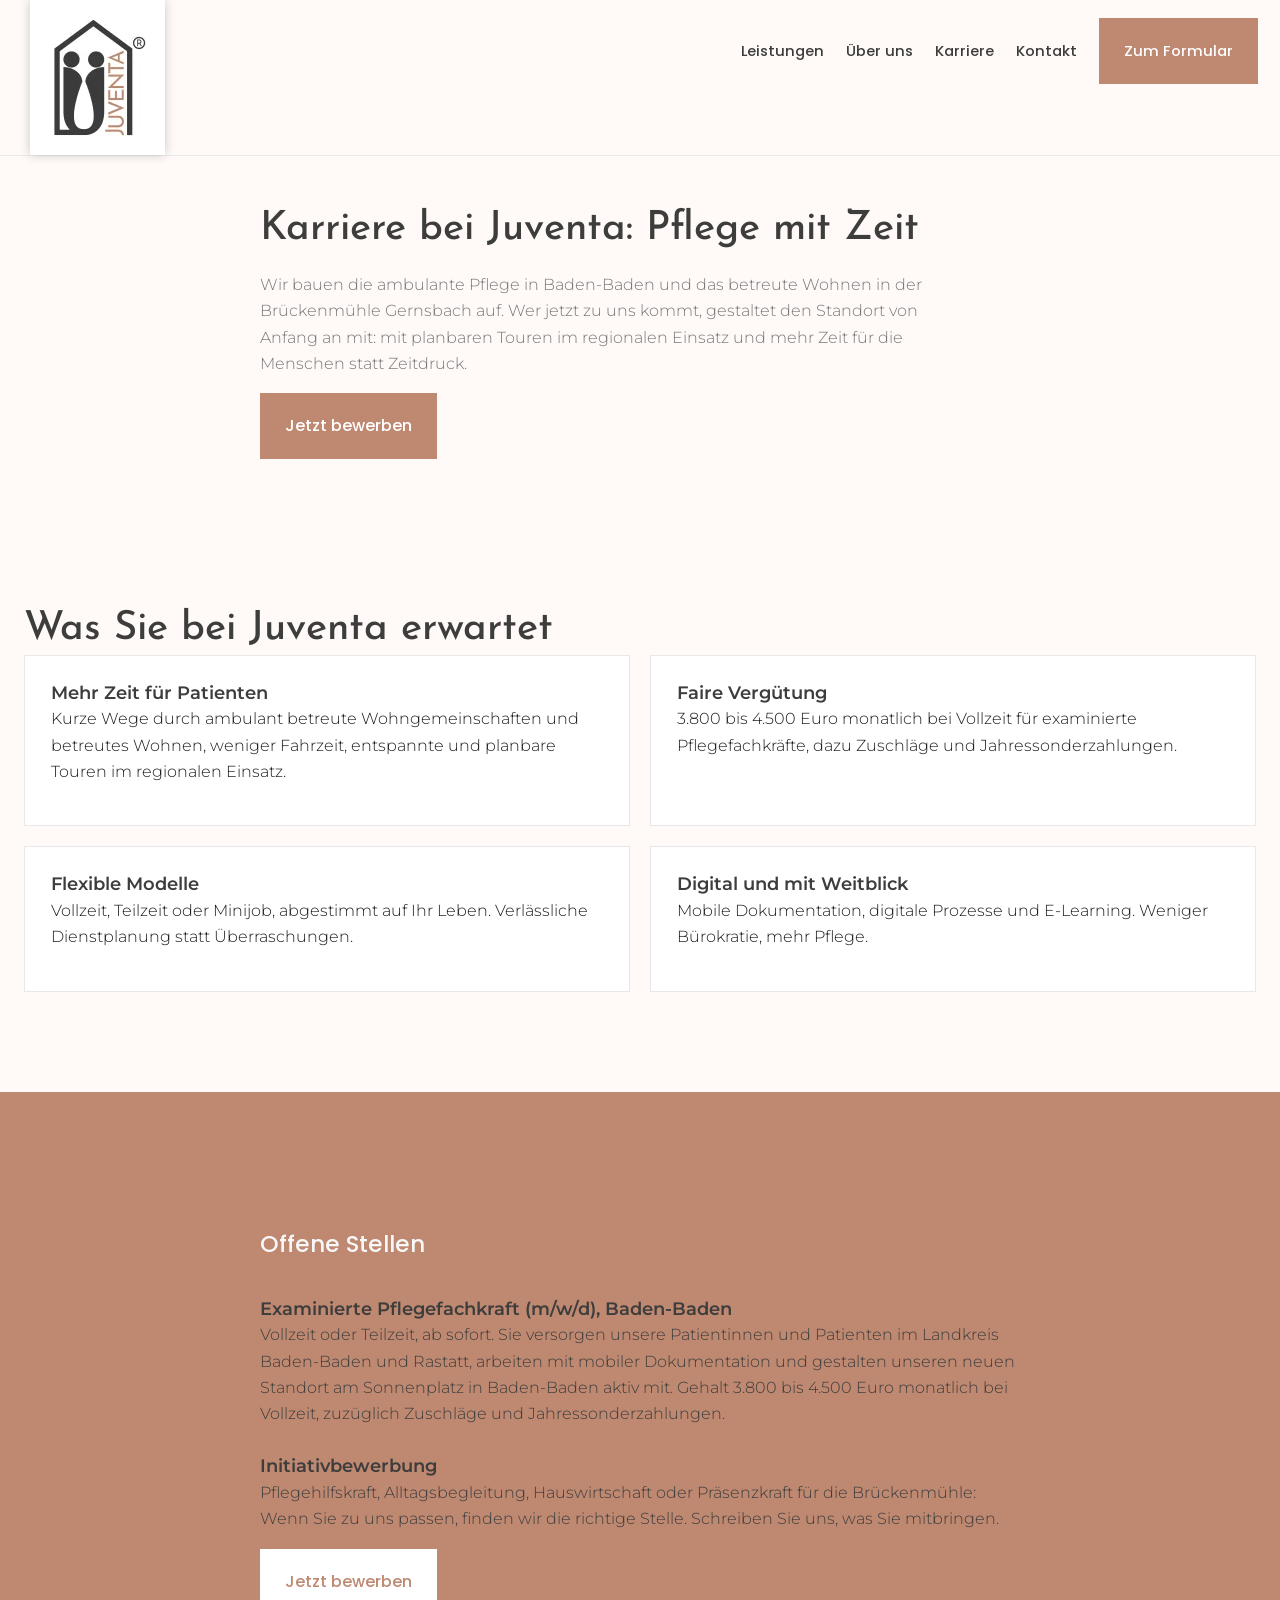
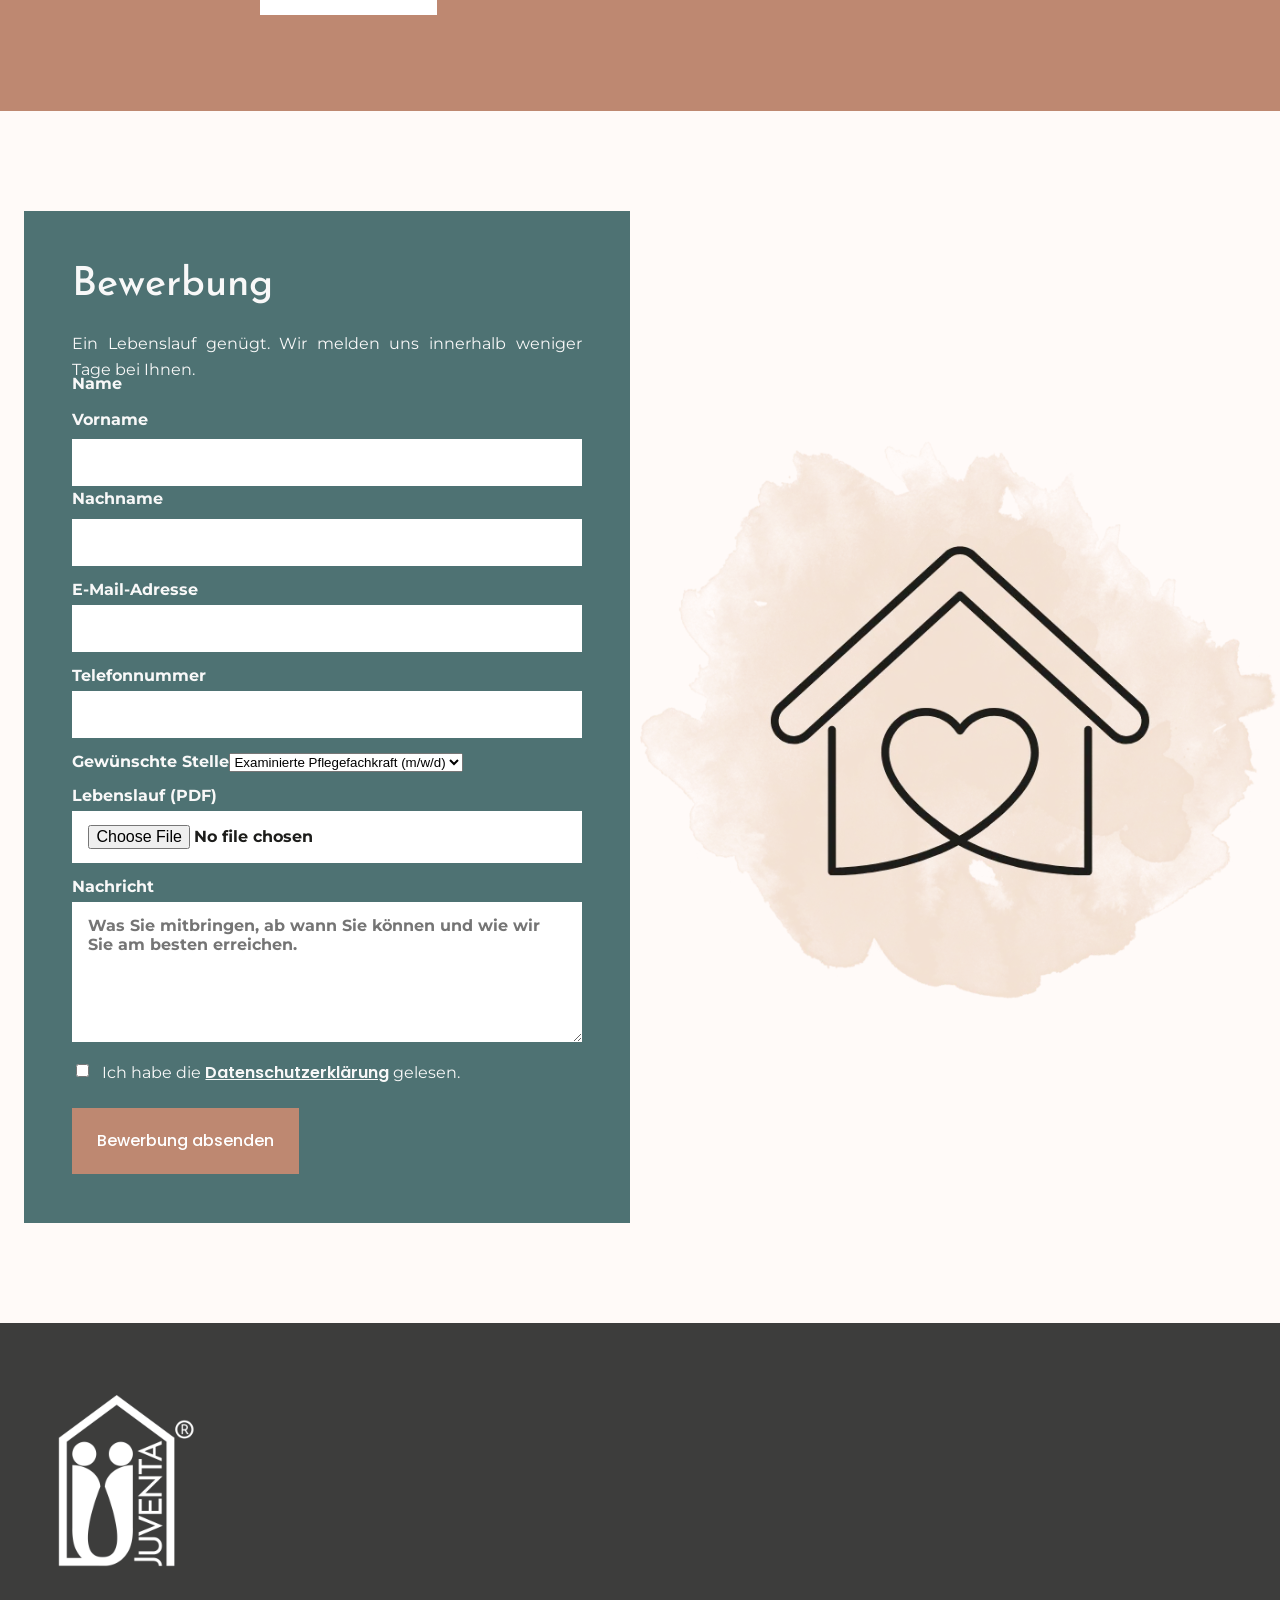
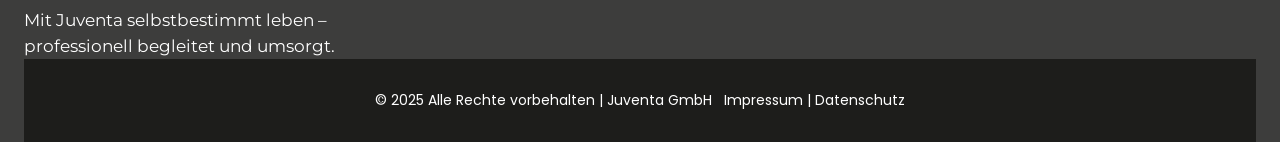
<file: karriere.html>
<!doctype html>
<html lang="de-DE">
<head>
  <meta charset="utf-8">
  <meta name="viewport" content="width=device-width,initial-scale=1">
  <title>Karriere · Juventa Pflege</title>
  <meta name="description" content="Pflegefachkraft in Baden-Baden: 3.800 bis 4.500 Euro bei Vollzeit, planbare Touren, mehr Zeit für Patienten. Jetzt bei Juventa Pflege bewerben.">
  <meta name="leadwerk:focus-keyphrase" content="Pflegefachkraft Baden-Baden">
  <meta property="og:image" content="assets/og-default.webp">
  <link rel="icon" href="assets/favicon.webp" type="image/webp" sizes="32x32">
  <link rel="icon" href="assets/icon-touch.webp" type="image/webp" sizes="192x192">
  <link rel="apple-touch-icon" href="assets/icon-touch.webp">
  <link rel="stylesheet" href="css/styles.css">
  <script type="module" src="js/main.js"></script>
</head>
<body>
  <a class="skip-link" href="#content">Zum Inhalt springen</a>
  <header class="site-header">
    <nav class="nav" aria-label="Hauptnavigation">
      <a class="brand" href="index.html"><img data-lw-global="brand.logo" data-lw-type="image" src="assets/logo-header.webp" alt="Juventa Pflege"></a>
      <button class="nav-toggle" type="button" aria-expanded="false" aria-controls="menu" aria-label="Menü öffnen"><span></span></button>
      <div class="nav-links" id="menu">
        <a href="leistungen.html" data-lw-page-ref="juventa-static-leistungen-v1">Leistungen</a>
        <a href="ueber-uns.html" data-lw-page-ref="juventa-static-ueber-uns-v1">Über uns</a>
        <a href="karriere.html" data-lw-page-ref="juventa-static-karriere-v1" aria-current="page">Karriere</a>
        <a href="kontakt.html" data-lw-page-ref="juventa-static-kontakt-v1">Kontakt</a>
        <a class="btn" href="index.html#kontakt">Zum Formular</a>
      </div>
      <div class="site-language-switcher" data-lw-language-switcher-slot hidden></div>
    </nav>
  </header>
  <main id="content">
    <section class="page-hero" data-lw-section="intro">
      <div class="wrap prose">
        <h1 data-lw-field="intro.title" data-lw-type="richtext">Karriere bei Juventa: Pflege mit Zeit</h1>
        <p class="lead" data-lw-field="intro.copy" data-lw-type="textarea">Wir bauen die ambulante Pflege in Baden-Baden und das betreute Wohnen in der Brückenmühle Gernsbach auf. Wer jetzt zu uns kommt, gestaltet den Standort von Anfang an mit: mit planbaren Touren im regionalen Einsatz und mehr Zeit für die Menschen statt Zeitdruck.</p>
        <p><a class="btn" href="#bewerbung">Jetzt bewerben</a></p>
      </div>
    </section>
    <section class="section section--paper" data-lw-section="reasons">
      <div class="wrap">
        <h2 data-lw-field="reasons.title" data-lw-type="text">Was Sie bei Juventa erwartet</h2>
        <div class="cards" data-lw-repeater="reasons.items">
          <article class="card" data-lw-item-key="time"><h3 data-lw-field="reasons.label" data-lw-type="text">Mehr Zeit für Patienten</h3><p data-lw-field="reasons.copy" data-lw-type="textarea">Kurze Wege durch ambulant betreute Wohngemeinschaften und betreutes Wohnen, weniger Fahrzeit, entspannte und planbare Touren im regionalen Einsatz.</p></article>
          <article class="card" data-lw-item-key="pay"><h3 data-lw-field="reasons.label" data-lw-type="text">Faire Vergütung</h3><p data-lw-field="reasons.copy" data-lw-type="textarea">3.800 bis 4.500 Euro monatlich bei Vollzeit für examinierte Pflegefachkräfte, dazu Zuschläge und Jahressonderzahlungen.</p></article>
          <article class="card" data-lw-item-key="flex"><h3 data-lw-field="reasons.label" data-lw-type="text">Flexible Modelle</h3><p data-lw-field="reasons.copy" data-lw-type="textarea">Vollzeit, Teilzeit oder Minijob, abgestimmt auf Ihr Leben. Verlässliche Dienstplanung statt Überraschungen.</p></article>
          <article class="card" data-lw-item-key="digital"><h3 data-lw-field="reasons.label" data-lw-type="text">Digital und mit Weitblick</h3><p data-lw-field="reasons.copy" data-lw-type="textarea">Mobile Dokumentation, digitale Prozesse und E-Learning. Weniger Bürokratie, mehr Pflege.</p></article>
        </div>
      </div>
    </section>
    <section class="section section--terracotta" data-lw-section="openings">
      <div class="wrap prose">
        <h2 data-lw-field="openings.title" data-lw-type="text">Offene Stellen</h2>
        <h3 data-lw-field="openings.job_title" data-lw-type="text">Examinierte Pflegefachkraft (m/w/d), Baden-Baden</h3>
        <p data-lw-field="openings.job_copy" data-lw-type="textarea">Vollzeit oder Teilzeit, ab sofort. Sie versorgen unsere Patientinnen und Patienten im Landkreis Baden-Baden und Rastatt, arbeiten mit mobiler Dokumentation und gestalten unseren neuen Standort am Sonnenplatz in Baden-Baden aktiv mit. Gehalt 3.800 bis 4.500 Euro monatlich bei Vollzeit, zuzüglich Zuschläge und Jahressonderzahlungen.</p>
        <h3 data-lw-field="openings.initiative_title" data-lw-type="text">Initiativbewerbung</h3>
        <p data-lw-field="openings.initiative_copy" data-lw-type="textarea">Pflegehilfskraft, Alltagsbegleitung, Hauswirtschaft oder Präsenzkraft für die Brückenmühle: Wenn Sie zu uns passen, finden wir die richtige Stelle. Schreiben Sie uns, was Sie mitbringen.</p>
        <p><a class="btn" href="#bewerbung">Jetzt bewerben</a></p>
      </div>
    </section>
    <section class="section section--contact" id="bewerbung" data-lw-section="application_form">
      <div class="wrap contact-grid">
        <div class="contact-card">
          <h2 data-lw-field="form.title" data-lw-type="text">Bewerbung</h2>
          <p class="contact-copy" data-lw-field="form.copy" data-lw-type="textarea">Ein Lebenslauf genügt. Wir melden uns innerhalb weniger Tage bei Ihnen.</p>
          <form id="bewerbung-form" class="form" data-lw-wpforms="application" action="danke.html" method="post" enctype="multipart/form-data">
            <p class="form-group-label">Name</p>
            <div class="form-row">
              <label>Vorname<input type="text" name="first_name" autocomplete="given-name" required></label>
              <label>Nachname<input type="text" name="last_name" autocomplete="family-name" required></label>
            </div>
            <label>E-Mail-Adresse<input type="email" name="email" autocomplete="email" required></label>
            <label>Telefonnummer<input type="tel" name="phone" autocomplete="tel" required></label>
            <label>Gewünschte Stelle<select name="position" required>
              <option value="pflegefachkraft">Examinierte Pflegefachkraft (m/w/d)</option>
              <option value="initiativ">Initiativbewerbung</option>
            </select></label>
            <label>Lebenslauf (PDF)<input type="file" name="cv" accept=".pdf,.doc,.docx"></label>
            <label>Nachricht<textarea name="message" rows="5" placeholder="Was Sie mitbringen, ab wann Sie können und wie wir Sie am besten erreichen."></textarea></label>
            <label class="form-consent"><input type="checkbox" name="consent" value="accepted" required><span>Ich habe die <a href="datenschutz.html">Datenschutzerklärung</a> gelesen.</span></label>
            <button class="btn" type="submit">Bewerbung absenden</button>
          </form>
        </div>
        <div class="contact-visual" aria-hidden="true"></div>
      </div>
    </section>
  </main>
  <footer class="site-footer">
    <div class="wrap">
      <img class="footer-brand" src="assets/logo-juventa-white.webp" alt="Juventa Pflege">
      <p class="footer-tagline">Mit Juventa selbstbestimmt leben – professionell begleitet und umsorgt.</p>
      <div class="footer-legal">
        <span>© 2025 Alle Rechte vorbehalten | Juventa GmbH</span>
        <nav aria-label="Rechtliches"><a href="impressum.html">Impressum</a> | <a href="datenschutz.html">Datenschutz</a></nav>
      </div>
    </div>
  </footer>
</body>
</html>
</file>
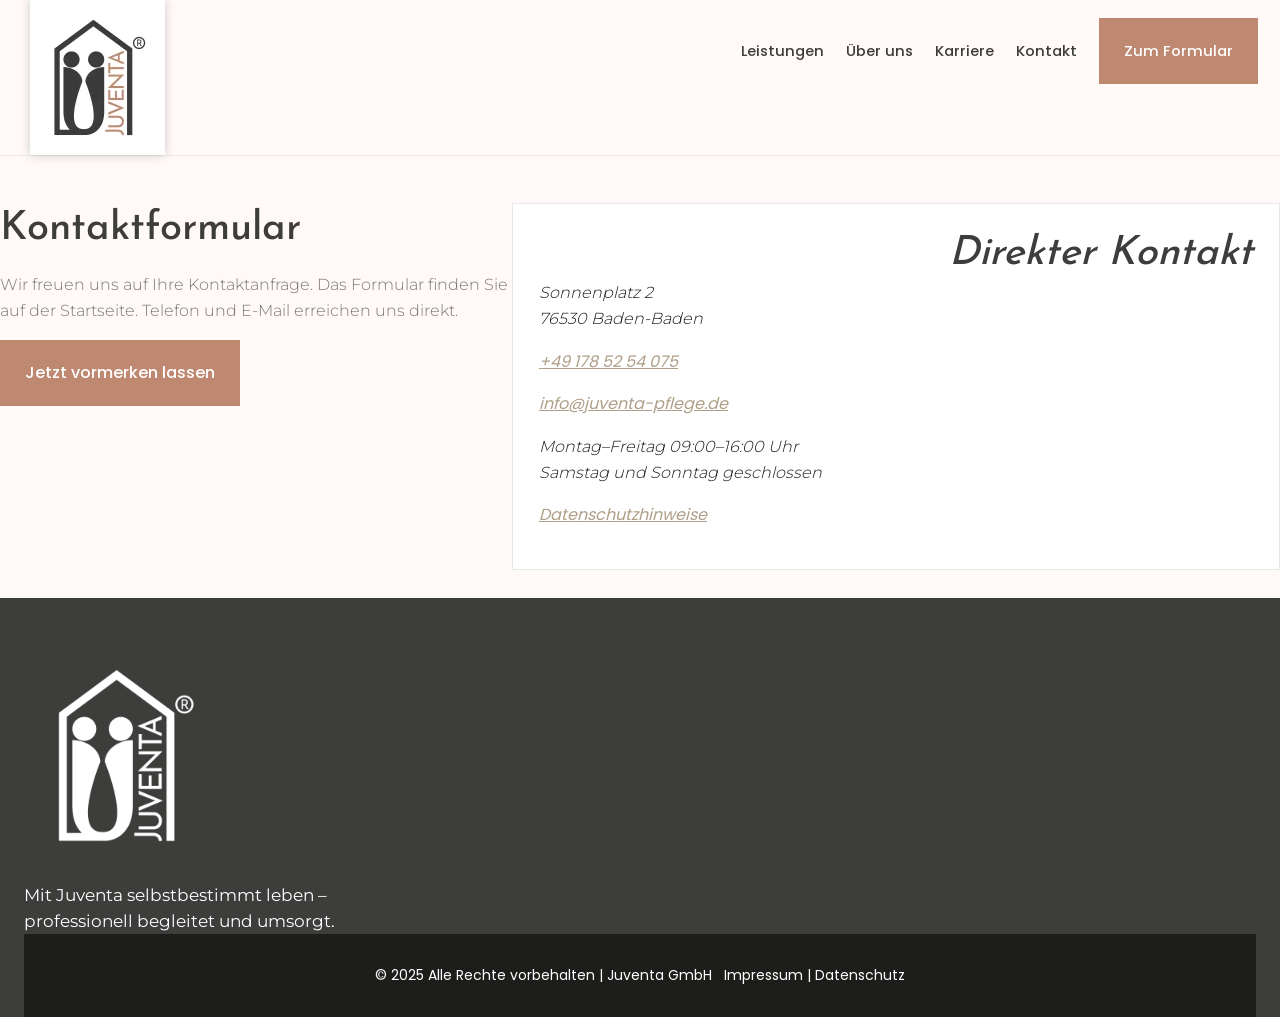
<file: kontakt.html>
<!doctype html>
<html lang="de-DE">
<head>
  <meta charset="utf-8">
  <meta name="viewport" content="width=device-width,initial-scale=1">
  <title>Kontakt · Juventa Pflege</title>
  <meta name="description" content="Platz in der Brückenmühle vormerken oder ambulante Pflege anfragen. Juventa Pflege, Sonnenplatz 2, 76530 Baden-Baden.">
  <meta name="leadwerk:focus-keyphrase" content="Juventa Pflege Kontakt">
  <meta property="og:image" content="assets/og-default.webp">
  <link rel="icon" href="assets/favicon.webp" type="image/webp" sizes="32x32">
  <link rel="icon" href="assets/icon-touch.webp" type="image/webp" sizes="192x192">
  <link rel="apple-touch-icon" href="assets/icon-touch.webp">
  <link rel="stylesheet" href="css/styles.css">
  <script type="module" src="js/main.js"></script>
</head>
<body>
  <a class="skip-link" href="#content">Zum Inhalt springen</a>
  <header class="site-header">
    <nav class="nav" aria-label="Hauptnavigation">
      <a class="brand" href="index.html"><img data-lw-global="brand.logo" data-lw-type="image" src="assets/logo-header.webp" alt="Juventa Pflege"></a>
      <button class="nav-toggle" type="button" aria-expanded="false" aria-controls="menu" aria-label="Menü öffnen"><span></span></button>
      <div class="nav-links" id="menu">
        <a href="leistungen.html" data-lw-page-ref="juventa-static-leistungen-v1">Leistungen</a>
        <a href="ueber-uns.html" data-lw-page-ref="juventa-static-ueber-uns-v1">Über uns</a>
        <a href="karriere.html" data-lw-page-ref="juventa-static-karriere-v1">Karriere</a>
        <a href="kontakt.html" data-lw-page-ref="juventa-static-kontakt-v1" aria-current="page">Kontakt</a>
        <a class="btn" href="index.html#kontakt">Zum Formular</a>
      </div>
      <div class="site-language-switcher" data-lw-language-switcher-slot hidden></div>
    </nav>
  </header>
  <main id="content">
    <section class="page-hero" data-lw-section="contact">
      <div class="wrap split story">
        <div>
          <h1 data-lw-field="contact.title" data-lw-type="richtext">Kontaktformular</h1>
          <p class="lead" data-lw-field="contact.copy" data-lw-type="textarea">Wir freuen uns auf Ihre Kontaktanfrage. Das Formular finden Sie auf der Startseite. Telefon und E-Mail erreichen uns direkt.</p>
          <p><a class="btn" href="index.html#kontakt">Jetzt vormerken lassen</a></p>
        </div>
        <address class="card">
          <h2 data-lw-field="contact.card_title" data-lw-type="text">Direkter Kontakt</h2>
          <p data-lw-global="contact.address" data-lw-type="textarea">Sonnenplatz 2<br>76530 Baden-Baden</p>
          <p><a data-lw-global="contact.phone" data-lw-type="text" href="tel:+491785254075">+49 178 52 54 075</a></p>
          <p><a data-lw-global="contact.email" data-lw-type="email" href="mailto:info@juventa-pflege.de">info@juventa-pflege.de</a></p>
          <p>Montag–Freitag 09:00–16:00 Uhr<br>Samstag und Sonntag geschlossen</p>
          <p><a href="datenschutz.html">Datenschutzhinweise</a></p>
        </address>
      </div>
    </section>
  </main>
  <footer class="site-footer">
    <div class="wrap">
      <img class="footer-brand" src="assets/logo-juventa-white.webp" alt="Juventa Pflege">
      <p class="footer-tagline">Mit Juventa selbstbestimmt leben – professionell begleitet und umsorgt.</p>
      <div class="footer-legal">
        <span>© 2025 Alle Rechte vorbehalten | Juventa GmbH</span>
        <nav aria-label="Rechtliches"><a href="impressum.html">Impressum</a> | <a href="datenschutz.html">Datenschutz</a></nav>
      </div>
    </div>
  </footer>
</body>
</html>
</file>
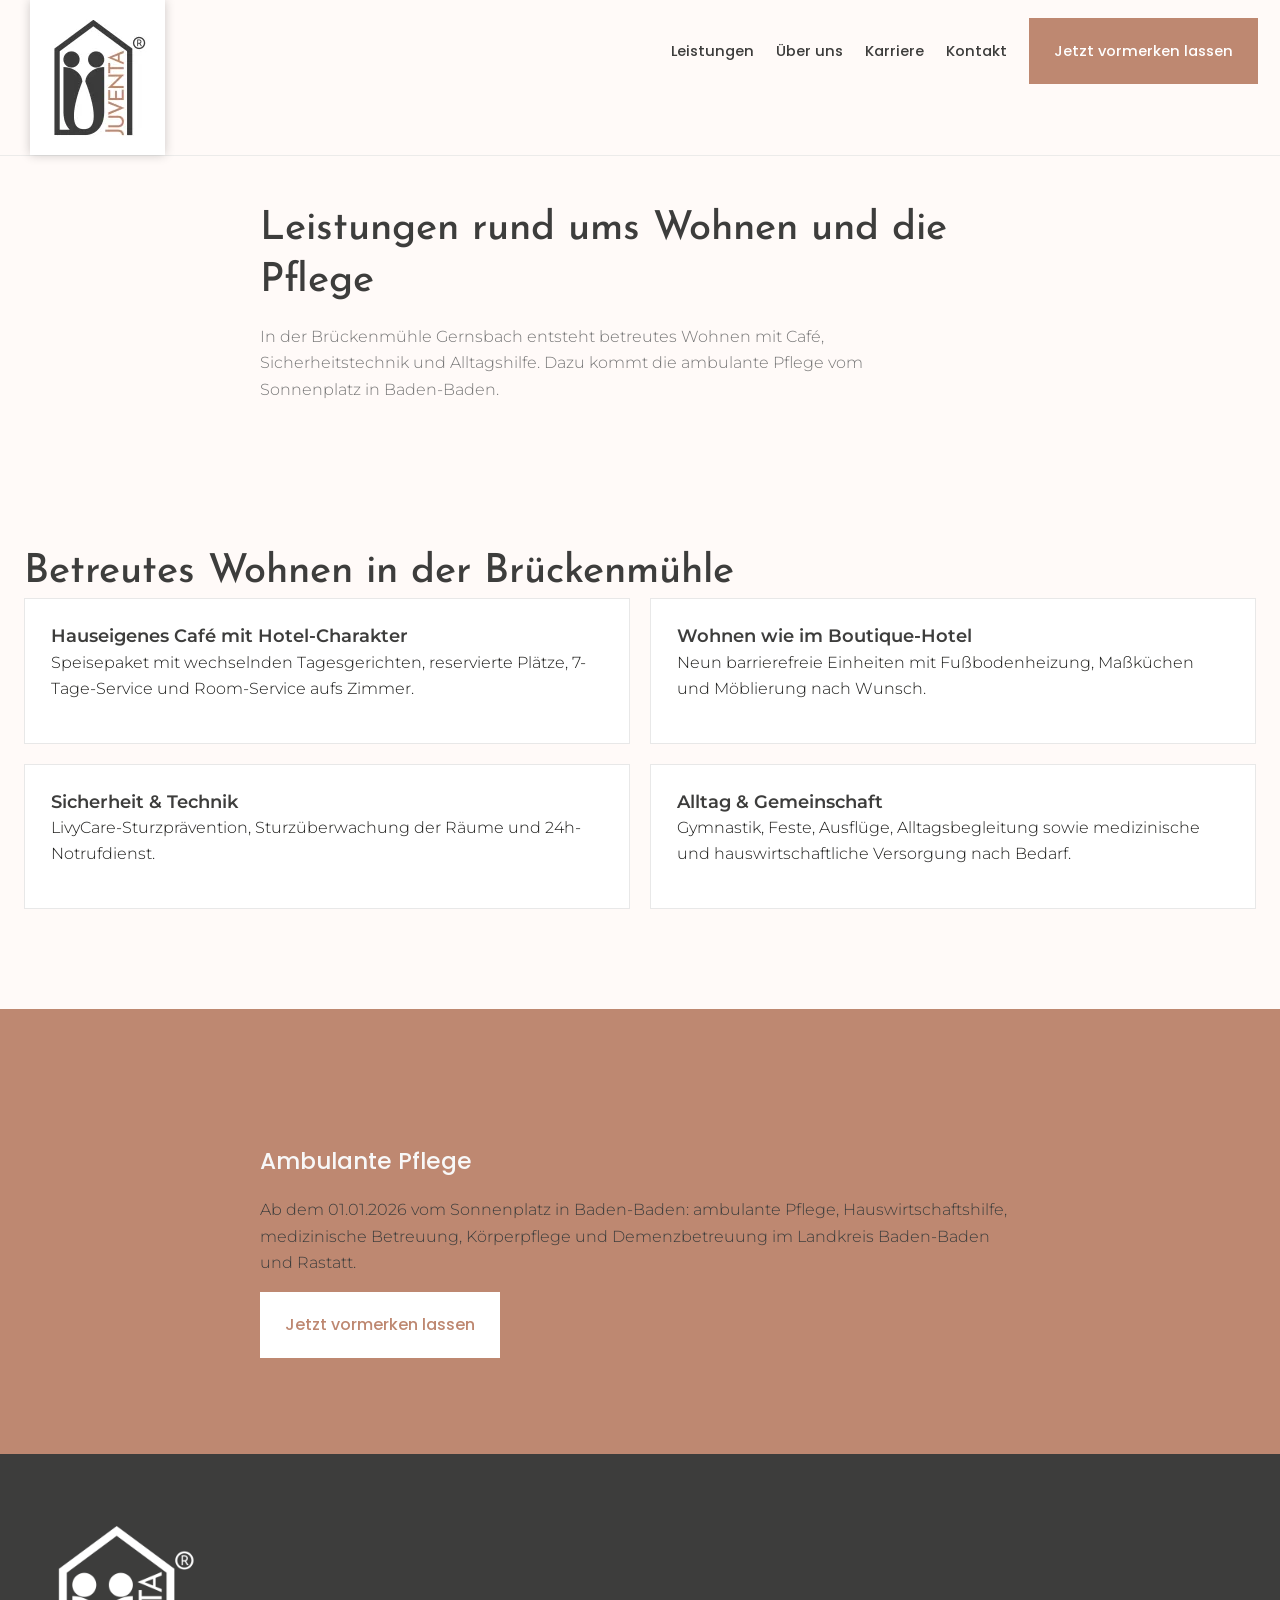
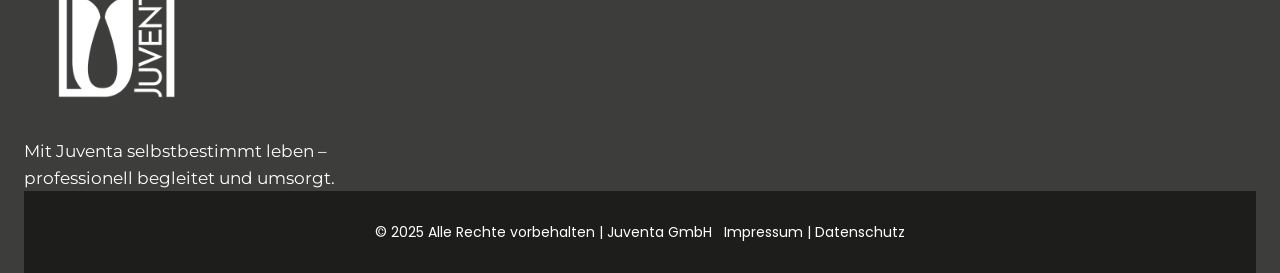
<file: leistungen.html>
<!doctype html>
<html lang="de-DE">
<head>
  <meta charset="utf-8">
  <meta name="viewport" content="width=device-width,initial-scale=1">
  <title>Leistungen · Juventa Pflege</title>
  <meta name="description" content="Betreutes Wohnen in der Brückenmühle Gernsbach und ambulante Pflege in Baden-Baden &amp; Rastatt: Café, Sicherheit, Alltagsbegleitung und individuelle Versorgung.">
  <meta name="leadwerk:focus-keyphrase" content="Pflegeleistungen Gernsbach">
  <meta property="og:image" content="assets/og-default.webp">
  <link rel="icon" href="assets/favicon.webp" type="image/webp" sizes="32x32">
  <link rel="icon" href="assets/icon-touch.webp" type="image/webp" sizes="192x192">
  <link rel="apple-touch-icon" href="assets/icon-touch.webp">
  <link rel="stylesheet" href="css/styles.css">
  <script type="module" src="js/main.js"></script>
</head>
<body>
  <a class="skip-link" href="#content">Zum Inhalt springen</a>
  <header class="site-header">
    <nav class="nav" aria-label="Hauptnavigation">
      <a class="brand" href="index.html"><img data-lw-global="brand.logo" data-lw-type="image" src="assets/logo-header.webp" alt="Juventa Pflege"></a>
      <button class="nav-toggle" type="button" aria-expanded="false" aria-controls="menu" aria-label="Menü öffnen"><span></span></button>
      <div class="nav-links" id="menu">
        <a href="leistungen.html" data-lw-page-ref="juventa-static-leistungen-v1" aria-current="page">Leistungen</a>
        <a href="ueber-uns.html" data-lw-page-ref="juventa-static-ueber-uns-v1">Über uns</a>
        <a href="karriere.html" data-lw-page-ref="juventa-static-karriere-v1">Karriere</a>
        <a href="kontakt.html" data-lw-page-ref="juventa-static-kontakt-v1">Kontakt</a>
        <a class="btn" href="index.html#kontakt">Jetzt vormerken lassen</a>
      </div>
      <div class="site-language-switcher" data-lw-language-switcher-slot hidden></div>
    </nav>
  </header>
  <main id="content">
    <section class="page-hero" data-lw-section="intro">
      <div class="wrap prose">
        <h1 data-lw-field="intro.title" data-lw-type="richtext">Leistungen rund ums Wohnen und die Pflege</h1>
        <p class="lead" data-lw-field="intro.copy" data-lw-type="textarea">In der Brückenmühle Gernsbach entsteht betreutes Wohnen mit Café, Sicherheitstechnik und Alltagshilfe. Dazu kommt die ambulante Pflege vom Sonnenplatz in Baden-Baden.</p>
      </div>
    </section>
    <section class="section section--paper" data-lw-section="assisted">
      <div class="wrap">
        <h2 data-lw-field="assisted.title" data-lw-type="text">Betreutes Wohnen in der Brückenmühle</h2>
        <div class="cards" data-lw-repeater="assisted.items">
          <article class="card" data-lw-item-key="cafe"><h3 data-lw-field="assisted.label" data-lw-type="text">Hauseigenes Café mit Hotel-Charakter</h3><p data-lw-field="assisted.copy" data-lw-type="textarea">Speisepaket mit wechselnden Tagesgerichten, reservierte Plätze, 7-Tage-Service und Room-Service aufs Zimmer.</p></article>
          <article class="card" data-lw-item-key="rooms"><h3 data-lw-field="assisted.label" data-lw-type="text">Wohnen wie im Boutique-Hotel</h3><p data-lw-field="assisted.copy" data-lw-type="textarea">Neun barrierefreie Einheiten mit Fußbodenheizung, Maßküchen und Möblierung nach Wunsch.</p></article>
          <article class="card" data-lw-item-key="safety"><h3 data-lw-field="assisted.label" data-lw-type="text">Sicherheit &amp; Technik</h3><p data-lw-field="assisted.copy" data-lw-type="textarea">LivyCare-Sturzprävention, Sturzüberwachung der Räume und 24h-Notrufdienst.</p></article>
          <article class="card" data-lw-item-key="everyday"><h3 data-lw-field="assisted.label" data-lw-type="text">Alltag &amp; Gemeinschaft</h3><p data-lw-field="assisted.copy" data-lw-type="textarea">Gymnastik, Feste, Ausflüge, Alltagsbegleitung sowie medizinische und hauswirtschaftliche Versorgung nach Bedarf.</p></article>
        </div>
      </div>
    </section>
    <section class="section section--terracotta" data-lw-section="ambulant">
      <div class="wrap prose">
        <h2 data-lw-field="ambulant.title" data-lw-type="text">Ambulante Pflege</h2>
        <p data-lw-field="ambulant.copy" data-lw-type="textarea">Ab dem 01.01.2026 vom Sonnenplatz in Baden-Baden: ambulante Pflege, Hauswirtschaftshilfe, medizinische Betreuung, Körperpflege und Demenzbetreuung im Landkreis Baden-Baden und Rastatt.</p>
        <p><a class="btn" href="index.html#kontakt">Jetzt vormerken lassen</a></p>
      </div>
    </section>
  </main>
  <footer class="site-footer">
    <div class="wrap">
      <img class="footer-brand" src="assets/logo-juventa-white.webp" alt="Juventa Pflege">
      <p class="footer-tagline">Mit Juventa selbstbestimmt leben – professionell begleitet und umsorgt.</p>
      <div class="footer-legal">
        <span>© 2025 Alle Rechte vorbehalten | Juventa GmbH</span>
        <nav aria-label="Rechtliches"><a href="impressum.html">Impressum</a> | <a href="datenschutz.html">Datenschutz</a></nav>
      </div>
    </div>
  </footer>
</body>
</html>
</file>
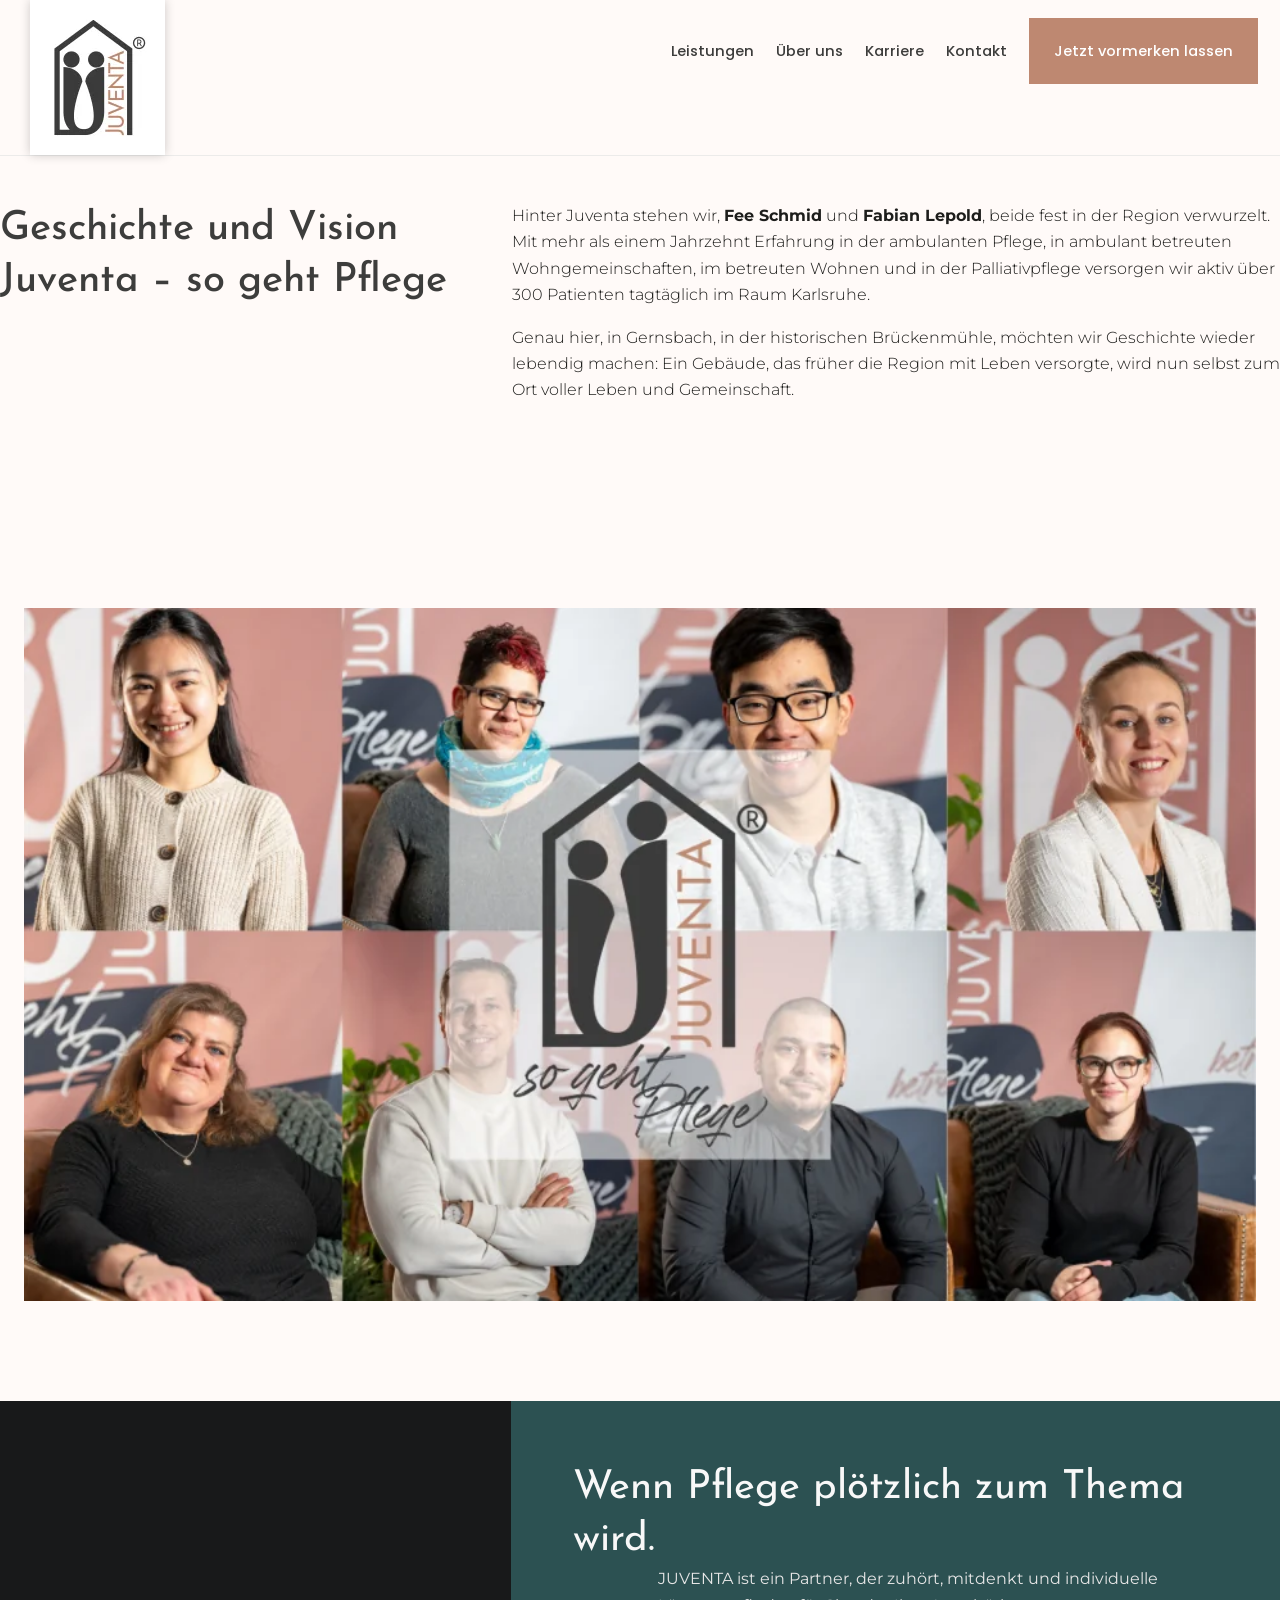
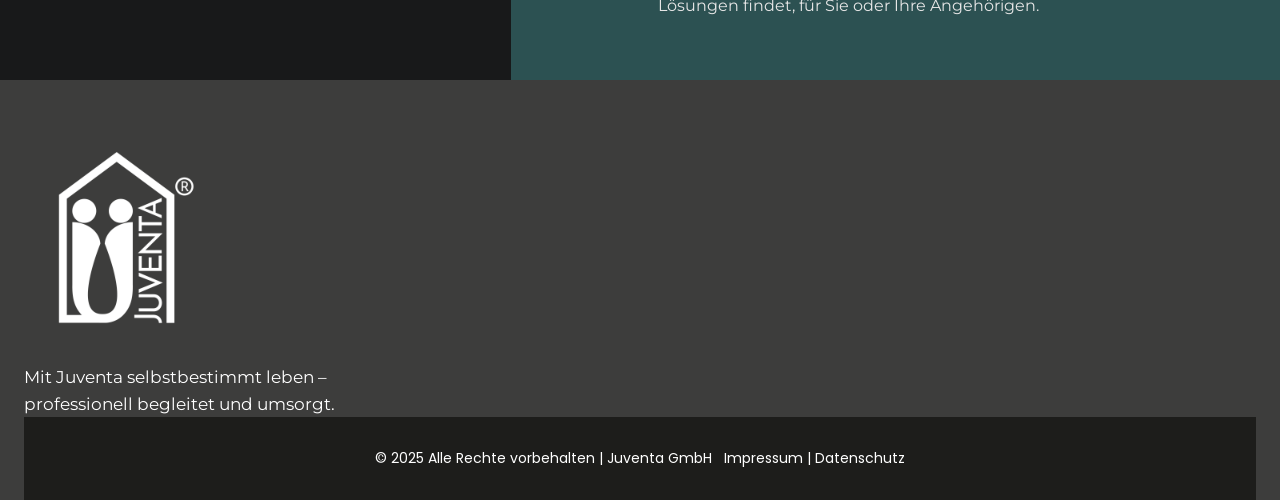
<file: ueber-uns.html>
<!doctype html>
<html lang="de-DE">
<head>
  <meta charset="utf-8">
  <meta name="viewport" content="width=device-width,initial-scale=1">
  <title>Über uns · Juventa Pflege</title>
  <meta name="description" content="Fee Schmid und Fabian Lepold bringen ihre Pflege-Erfahrung aus Karlsruhe in die Brückenmühle Gernsbach: selbstbestimmt leben, professionell begleitet.">
  <meta name="leadwerk:focus-keyphrase" content="Juventa Pflegeteam Gernsbach">
  <meta property="og:image" content="assets/og-default.webp">
  <link rel="icon" href="assets/favicon.webp" type="image/webp" sizes="32x32">
  <link rel="icon" href="assets/icon-touch.webp" type="image/webp" sizes="192x192">
  <link rel="apple-touch-icon" href="assets/icon-touch.webp">
  <link rel="stylesheet" href="css/styles.css">
  <script type="module" src="js/main.js"></script>
</head>
<body>
  <a class="skip-link" href="#content">Zum Inhalt springen</a>
  <header class="site-header">
    <nav class="nav" aria-label="Hauptnavigation">
      <a class="brand" href="index.html"><img data-lw-global="brand.logo" data-lw-type="image" src="assets/logo-header.webp" alt="Juventa Pflege"></a>
      <button class="nav-toggle" type="button" aria-expanded="false" aria-controls="menu" aria-label="Menü öffnen"><span></span></button>
      <div class="nav-links" id="menu">
        <a href="leistungen.html" data-lw-page-ref="juventa-static-leistungen-v1">Leistungen</a>
        <a href="ueber-uns.html" data-lw-page-ref="juventa-static-ueber-uns-v1" aria-current="page">Über uns</a>
        <a href="karriere.html" data-lw-page-ref="juventa-static-karriere-v1">Karriere</a>
        <a href="kontakt.html" data-lw-page-ref="juventa-static-kontakt-v1">Kontakt</a>
        <a class="btn" href="index.html#kontakt">Jetzt vormerken lassen</a>
      </div>
      <div class="site-language-switcher" data-lw-language-switcher-slot hidden></div>
    </nav>
  </header>
  <main id="content">
    <section class="page-hero" data-lw-section="story">
      <div class="wrap story">
        <h1 data-lw-field="story.title" data-lw-type="richtext">Geschichte und Vision<br>Juventa – so geht Pflege</h1>
        <div>
          <p data-lw-field="story.p1" data-lw-type="richtext">Hinter Juventa stehen wir, <strong>Fee Schmid</strong> und <strong>Fabian Lepold</strong>, beide fest in der Region verwurzelt. Mit mehr als einem Jahrzehnt Erfahrung in der ambulanten Pflege, in ambulant betreuten Wohngemeinschaften, im betreuten Wohnen und in der Palliativpflege versorgen wir aktiv über 300 Patienten tagtäglich im Raum Karlsruhe.</p>
          <p data-lw-field="story.p2" data-lw-type="textarea">Genau hier, in Gernsbach, in der historischen Brückenmühle, möchten wir Geschichte wieder lebendig machen: Ein Gebäude, das früher die Region mit Leben versorgte, wird nun selbst zum Ort voller Leben und Gemeinschaft.</p>
        </div>
      </div>
    </section>
    <section class="section section--paper">
      <div class="wrap">
        <img class="team-photo" data-lw-field="story.image" data-lw-type="image" src="./assets/editorial/team-fee-fabian-9e348b56ff.webp" alt="Fee Schmid, Fabian Lepold und das Juventa-Team">
      </div>
    </section>
    <section class="section section--photo" data-lw-section="quote" style="padding:0">
      <div class="quote-grid">
        <div></div>
        <div class="quote-card">
          <h2 data-lw-field="quote.title" data-lw-type="richtext">Wenn Pflege plötzlich zum Thema wird.</h2>
          <p data-lw-field="quote.copy" data-lw-type="textarea">JUVENTA ist ein Partner, der zuhört, mitdenkt und individuelle Lösungen findet, für Sie oder Ihre Angehörigen.</p>
        </div>
      </div>
    </section>
  </main>
  <footer class="site-footer">
    <div class="wrap">
      <img class="footer-brand" src="assets/logo-juventa-white.webp" alt="Juventa Pflege">
      <p class="footer-tagline">Mit Juventa selbstbestimmt leben – professionell begleitet und umsorgt.</p>
      <div class="footer-legal">
        <span>© 2025 Alle Rechte vorbehalten | Juventa GmbH</span>
        <nav aria-label="Rechtliches"><a href="impressum.html">Impressum</a> | <a href="datenschutz.html">Datenschutz</a></nav>
      </div>
    </div>
  </footer>
</body>
</html>
</file>
<file: css/styles.css>
@font-face {
  font-family: "Josefin Sans";
  src: url("../fonts/josefin-sans.woff2") format("woff2");
  font-weight: 100 700;
  font-style: normal;
  font-display: swap;
}
@font-face {
  font-family: "Josefin Sans";
  src: url("../fonts/josefin-sans-500.woff2") format("woff2");
  font-weight: 500;
  font-style: normal;
  font-display: swap;
}
@font-face {
  font-family: "Montserrat";
  src: url("../fonts/montserrat.woff2") format("woff2");
  font-weight: 100 700;
  font-style: normal;
  font-display: swap;
}
@font-face {
  font-family: "Poppins";
  src: url("../fonts/poppins-400.woff2") format("woff2");
  font-weight: 400;
  font-style: normal;
  font-display: swap;
}
@font-face {
  font-family: "Poppins";
  src: url("../fonts/poppins-500.woff2") format("woff2");
  font-weight: 500;
  font-style: normal;
  font-display: swap;
}
@font-face {
  font-family: "Poppins";
  src: url("../fonts/poppins-600.woff2") format("woff2");
  font-weight: 600;
  font-style: normal;
  font-display: swap;
}

:root {
  --ink: #1d1d1b;
  --heading: #3d3d3c;
  --muted: #777777;
  --paper: #fffaf8;
  --cream: #f3ece4;
  --terracotta: #be8871;
  --teal: #2f5b5c;
  --light: #f8f8f8;
  --dark: #0b0b0b;
  --line: #e8e8e8;
  font-family: Montserrat, system-ui, sans-serif;
}

* { box-sizing: border-box; }
html { scroll-behavior: smooth; }
body {
  margin: 0;
  color: var(--ink);
  background: var(--paper);
  line-height: 26.4px;
  font-size: 16px;
  font-weight: 300;
}
img, video { display: block; max-width: 100%; }
a { color: #af9e88; font-family: Poppins, sans-serif; }
[hidden] { display: none !important; }

.skip-link {
  position: fixed;
  left: 12px;
  top: -80px;
  z-index: 1100;
  padding: 10px 14px;
  background: var(--ink);
  color: #fff;
}
.skip-link:focus { top: 12px; }
.visually-hidden {
  position: absolute;
  width: 1px;
  height: 1px;
  padding: 0;
  margin: -1px;
  overflow: hidden;
  clip: rect(0, 0, 0, 0);
  white-space: nowrap;
  border: 0;
}

.wrap { width: min(1300px, calc(100% - 48px)); margin-inline: auto; }
.wrap--narrow { width: min(1100px, calc(100% - 48px)); }

h1, h2, h3, .display {
  font-family: "Josefin Sans", sans-serif;
  font-weight: 500;
  color: var(--heading);
  letter-spacing: 0;
  margin: 0;
}
h1 { font-size: 40px; line-height: 52px; }
h2 { font-size: 40px; line-height: 52px; }
h3 { font-size: 1.15rem; font-family: Montserrat, sans-serif; font-weight: 600; }
p { margin: 0 0 1em; }
ul { margin: 0; padding: 0; }

.site-header {
  position: fixed;
  top: 0;
  left: 0;
  right: 0;
  z-index: 1000;
  pointer-events: none;
}
.site-header .nav,
.site-header .brand,
.site-header .nav-toggle,
.site-header .nav-links { pointer-events: auto; }

.nav {
  min-height: 100px;
  display: flex;
  align-items: flex-start;
  justify-content: space-between;
  gap: 16px;
  padding: 0;
}
.brand { display: block; line-height: 0; margin: 0 0 0 30px; }
.brand img {
  width: 135px;
  height: 155px;
  object-fit: contain;
  background: #fff;
  box-shadow: 0 0 10px rgb(0 0 0 / 20%);
}
.nav-links {
  display: flex;
  flex-wrap: wrap;
  align-items: center;
  justify-content: flex-end;
  gap: 18px 22px;
  padding: 18px 22px 0 0;
}
.nav-links a {
  color: var(--heading);
  text-decoration: none;
  font-size: .92rem;
  font-weight: 500;
}
.nav-links .btn { color: #fff; }
.nav-toggle {
  display: none;
  width: 44px;
  height: 44px;
  margin: 16px 16px 0 0;
  border: 0;
  background: transparent;
  color: var(--heading);
  cursor: pointer;
}
body.home .nav-toggle,
body.home .nav-links { display: none !important; }
.nav-toggle span,
.nav-toggle span::before,
.nav-toggle span::after {
  display: block;
  width: 22px;
  height: 2px;
  background: currentColor;
  position: relative;
}
.nav-toggle span::before,
.nav-toggle span::after {
  content: "";
  position: absolute;
  left: 0;
}
.nav-toggle span::before { top: -7px; }
.nav-toggle span::after { top: 7px; }

body:not(.home) .site-header {
  background: rgb(255 250 248 / 94%);
  border-bottom: 1px solid rgb(232 232 232 / 80%);
  backdrop-filter: blur(12px);
  pointer-events: auto;
}
/* The fixed brand header is about 155px tall on desktop; keep page heroes clear of it. */
body:not(.home) main { padding-top: 155px; }

.site-language-switcher { flex: 0 0 auto; }

.btn,
.form .btn,
.leadwerk-wpforms .wpforms-submit {
  display: inline-block;
  padding: 25px;
  border: 0;
  border-radius: 0;
  background: var(--terracotta);
  color: #fff;
  text-decoration: none;
  font-family: Poppins, sans-serif;
  font-size: 16px;
  line-height: 16px;
  font-weight: 500;
  letter-spacing: 0;
  cursor: pointer;
  text-align: center;
  transition: background .25s, color .25s, border-color .25s;
}
.btn:hover,
.leadwerk-wpforms .wpforms-submit:hover {
  background: #fff;
  color: var(--terracotta);
  filter: none;
}
.btn--teal {
  background: var(--teal);
  color: #fff;
}
.btn--teal:hover {
  background: var(--terracotta);
  color: var(--light);
}
.btn--outline {
  background: var(--teal);
  color: #fff;
  box-shadow: inset 0 0 0 2px var(--teal);
}
.btn--outline:hover {
  background: transparent;
  color: var(--light);
  box-shadow: inset 0 0 0 2px #fff;
}
.btn--ghost {
  background: transparent;
  color: #fff;
  box-shadow: inset 0 0 0 1px #fff;
}

.hero {
  position: relative;
  min-height: 100vh;
  display: flex;
  flex-direction: column;
  justify-content: flex-start;
  color: var(--light);
  overflow: hidden;
  background: #0b0b0b;
}
.hero-media {
  position: absolute;
  inset: 0;
  overflow: hidden;
  pointer-events: none;
  background: #0b0b0b;
}
.hero-poster,
.hero-yt,
.hero-media video {
  position: absolute;
  inset: 0;
}
.hero-poster {
  width: 100%;
  height: 100%;
  object-fit: cover;
  z-index: 0;
}
.hero-yt,
.hero-media video {
  z-index: 1;
  overflow: hidden;
  background: #0b0b0b;
}
.hero.is-playing .hero-poster {
  display: none !important;
  visibility: hidden;
  opacity: 0;
}
.hero-yt iframe,
.hero-media video {
  position: absolute;
  top: 50%;
  left: 50%;
  width: 100vw;
  height: 56.25vw;
  min-height: 100vh;
  min-width: 177.77vh;
  transform: translate(-50%, -50%) scale(1.2);
  border: 0;
  object-fit: cover;
  background: #0b0b0b;
}
.hero-panel {
  position: relative;
  z-index: 2;
  width: 55%;
  margin-top: 27%;
  margin-left: -1%;
  padding: 80px;
  background: #1d1d1b94;
  border-right: 5px solid var(--teal);
}
.hero-panel h1 {
  margin: 0 0 20px;
  max-width: 872px;
  font-size: 45px;
  line-height: 63px;
  color: #f8f8f8;
}
.hero-panel .lead {
  margin: 0 0 20px;
  max-width: 633px;
  padding: 0;
  color: #f8f8f8;
  font-family: Montserrat, sans-serif;
  font-size: 20px;
  line-height: 32px;
  font-weight: 400;
}

.section { padding: 100px 0; position: relative; overflow: visible; }
.section--cream {
  background-color: var(--cream);
  background-image: url("../assets/texture-hintergrund.webp");
  background-size: cover;
  background-position: center;
  /* The mouse-following texture is intentionally oversized. Keep its motion,
     but crop it at the section boundary so it can never widen the viewport. */
  overflow: hidden;
  overflow: clip;
}
.section--cream .fx-layer {
  position: absolute;
  inset: -10%;
  background: var(--cream) url("../assets/texture-hintergrund.webp") center / cover no-repeat;
  transition: transform 1s cubic-bezier(0, .33, .07, 1.03);
  pointer-events: none;
  z-index: 0;
}
.section--cream .wrap,
.section--cream .living { position: relative; z-index: 1; }
.section--cream::after {
  content: "";
  position: absolute;
  right: 0;
  top: 10%;
  width: min(42vw, 520px);
  height: 80%;
  background: url("../assets/texture-icon.webp") right center / contain no-repeat;
  opacity: .85;
  pointer-events: none;
  z-index: 0;
}
.section--story::after {
  content: "";
  position: absolute;
  inset: 0;
  background: url("../assets/texture-icon.webp") center right / contain no-repeat;
  opacity: .15;
  mix-blend-mode: darken;
  pointer-events: none;
}
.section--terracotta {
  background: var(--terracotta);
  color: var(--light);
  padding: 80px 0;
}
.section--terracotta h2,
.heading-poppins {
  font-family: Poppins, sans-serif;
  font-weight: 500;
  font-size: 40px;
  line-height: 52px;
  color: #f8f8f8;
  margin: 0 0 10px;
}
.section--paper { background: var(--paper); }
.section--photo {
  background: #1c1c1c url("../assets/photo-quote.webp") bottom center / cover no-repeat;
  background-attachment: fixed;
  color: var(--light);
  padding: 100px 0;
}
.section--photo::before {
  content: "";
  position: absolute;
  inset: 0;
  background: #0b1014fc;
  opacity: 0.23;
  mix-blend-mode: darken;
  pointer-events: none;
}
.section--countdown {
  display: none;
}
.section--countdown::before {
  content: "";
  position: absolute;
  inset: 0;
  background: #000;
  opacity: .2;
  mix-blend-mode: luminosity;
  pointer-events: none;
}
.section--contact {
  background-color: var(--paper);
  background-image: url("../assets/photo-brueckenmuehle.webp");
  background-position: center right;
  background-repeat: no-repeat;
  background-size: 50% auto;
  padding: 100px 0;
}
.section--photo > *,
.section--countdown > *,
.section--contact > * { position: relative; z-index: 1; }

.center { text-align: center; }
.lead { color: var(--muted); font-size: 1.02rem; max-width: 62ch; }

.living {
  max-width: none;
  padding: 104px;
  box-sizing: border-box;
}
.living h2 { text-align: start; margin: 0 0 30px; color: var(--heading); }
.living-copy { max-width: 640px; }
.living-copy > p { margin: 30px 0 0; }

.dots { list-style: none; display: grid; gap: 15px; }
.dots > li,
.dots .dots { position: relative; }
.dots > li {
  padding-left: 31px;
  color: #222;
  font-family: Poppins, sans-serif;
  font-size: 18px;
  line-height: 26.4px;
  font-weight: 400;
}
.dots > li::before {
  content: "";
  position: absolute;
  left: 0;
  top: .45em;
  width: 16px;
  height: 16px;
  border-radius: 50%;
  background: radial-gradient(circle at center, #fff 0 3px, var(--teal) 3.5px 100%);
}
.dots .dots {
  margin: 8px 0 6px;
  gap: 6px;
  padding-left: 25px;
}
.dots .dots > li { color: #222; font-size: 18px; }
.dots .dots > li::before {
  background: transparent;
  box-shadow: inset 0 0 0 2px var(--teal);
}

.quote-grid {
  display: grid;
  grid-template-columns: 39.958% minmax(0, 1fr);
  min-height: 0;
  max-width: 1300px;
  margin-inline: auto;
}
.quote-card {
  background: rgb(47 91 92 / 85%);
  padding: 8%;
  color: var(--light);
}
.quote-head {
  display: flex;
  align-items: flex-start;
  gap: 35px;
  margin-bottom: 10px;
}
.quote-card h2 {
  color: #f8f8f8;
  font-size: 40px;
  line-height: 52px;
  font-weight: 400;
  margin: 0;
}
.quote-card p {
  color: #e6e6e6;
  max-width: none;
  font-family: Montserrat, sans-serif;
  font-size: 16px;
  font-weight: 400;
  line-height: 26.4px;
  margin: 0;
  margin-left: 85px;
}
.quote-mark {
  width: 50px;
  height: 58px;
  flex: 0 0 50px;
  margin: 0;
  fill: var(--terracotta);
}

.feature-split {
  display: grid;
  grid-template-columns: 1fr 1fr;
  gap: 0;
  align-items: start;
}
.feature-split > div:first-child { padding: 0 30px; }
.feature-split > div:first-child > h2 {
  margin: 0 0 20px;
  color: var(--heading);
}
.feature-block { margin: 0 0 20px; padding: 0; }
.feature-block:last-child { margin-bottom: 0; }
.feature-block h3 {
  color: #777;
  font-family: Montserrat, sans-serif;
  font-size: 16px;
  line-height: 26.4px;
  font-weight: 700;
  margin: 0 0 -10px;
}
.feature-block ul {
  color: #777;
  margin: 1em 0 0;
  padding-left: 18px;
  font-family: Montserrat, sans-serif;
  font-size: 16px;
  font-weight: 400;
  line-height: 26.4px;
}
.gallery {
  display: grid;
  gap: 0;
  justify-items: start;
  padding-top: 50px;
  padding-left: 30px;
  padding-right: 30px;
}
.gallery h3 {
  font-family: "Josefin Sans", sans-serif;
  font-size: 25px;
  line-height: 1.2;
  color: var(--heading);
  font-weight: 700;
  padding-bottom: 0;
  margin: 0 0 20px;
}
.slider {
  position: relative;
  width: 100%;
  overflow: hidden;
  background: #ddd;
  aspect-ratio: 590 / 424;
}
.slider-track {
  display: flex;
  height: 100%;
  transition: transform .5s ease;
}
.slider-track img {
  min-width: 100%;
  height: 100%;
  object-fit: cover;
}
.slider-nav {
  position: absolute;
  inset: 0;
  display: flex;
  align-items: center;
  justify-content: space-between;
  padding: 0 8px;
  pointer-events: none;
}
.slider-nav button {
  pointer-events: auto;
  width: 25px;
  height: 25px;
  border: 0;
  background: transparent;
  color: var(--light);
  font-size: 25px;
  line-height: 1;
  cursor: pointer;
}
.slider-dots {
  display: flex;
  gap: 8px;
  justify-content: center;
  width: 100%;
  margin: 14px 0 18px;
}
.slider-dots button {
  width: 8px;
  height: 8px;
  padding: 0;
  border: 0;
  border-radius: 50%;
  background: #508396ab;
  cursor: pointer;
}
.slider-dots button.is-active { background: var(--teal); }
.gallery .btn { margin-top: 50px; }

.about-grid {
  display: grid;
  grid-template-columns: 60.293% minmax(0, 1fr);
  gap: 0;
  align-items: center;
  max-width: 1100px;
  margin-inline: auto;
}
.about-grid > div:first-child { padding: 0 30px 30px; }
.about-grid ul {
  color: #f8f8f8;
  padding: 0;
  margin: 0;
  list-style: none;
  display: grid;
  gap: 8px;
  text-align: justify;
  font-family: Montserrat, sans-serif;
  font-size: 16px;
  font-weight: 400;
  line-height: 26.4px;
}
.wortmarke {
  width: 376px;
  max-width: 100%;
  margin-inline: auto;
  background: #fff;
  padding: 0;
}

.story {
  display: grid;
  grid-template-columns: 40% 60%;
  gap: 0;
  align-items: start;
  width: 100%;
}
.story-visual {
  position: relative;
  margin-right: 30px;
}
.story h2 {
  margin: 0;
  text-align: end;
  color: var(--heading);
}
.story-copy {
  position: relative;
  padding: 1% 23% 5% 4%;
  text-align: justify;
  font-family: Montserrat, sans-serif;
  color: #777;
}
.story-copy p {
  color: #777;
  margin: 0 0 1.6em;
  font-weight: 400;
  line-height: 26.4px;
}
.story-copy p:last-of-type { margin-bottom: 0; }
.story-copy .btn { margin-top: 50px; text-align: center; }
.start-badge {
  position: absolute;
  left: 10%;
  bottom: -70px;
  top: auto;
  z-index: 2;
  display: inline-flex;
  align-items: flex-start;
  gap: 15px;
  margin: 0;
  padding: 30px;
  width: 80%;
  max-width: 80%;
  box-sizing: border-box;
  background: #2f5b5ce3;
  color: #f8f8f8;
  font-family: Poppins, sans-serif;
  font-size: 40px;
  font-weight: 400;
  line-height: 52px;
  white-space: nowrap;
}
.start-badge-icon {
  width: 22px;
  height: 58px;
  flex: 0 0 22px;
  margin-top: 0;
}
.team-photo {
  width: 100%;
  margin-top: 60px;
  object-fit: cover;
  max-height: none;
}

.countdown-card {
  max-width: 1100px;
  margin-inline: auto;
  padding: 30px;
  background: #be8871e0;
  text-align: center;
  color: #fff;
}
.countdown-card .kicker,
.countdown-card .suffix {
  font-family: "Josefin Sans", sans-serif;
  font-size: 40px;
  line-height: 52px;
  font-weight: 500;
  color: #fff;
  margin: 0;
}
.countdown-value {
  display: flex;
  flex-direction: column;
  align-items: center;
  margin: 0;
}
.countdown-value strong {
  font-family: "Josefin Sans", sans-serif;
  font-size: 120px;
  font-weight: 600;
  line-height: 1;
  color: #fff;
  padding: 40px 10px 10px;
}
.countdown-value span {
  color: #fff;
  font-family: "Josefin Sans", sans-serif;
  font-size: 80px;
  line-height: 1;
  font-weight: 500;
  padding: 10px;
  letter-spacing: 0;
}
.countdown-card .btn { margin-top: 30px; }

.contact-grid {
  display: grid;
  grid-template-columns: 49.189% minmax(0, 1fr);
  gap: 0;
  align-items: start;
}
.contact-grid h2 {
  color: #f8f8f8;
  font-size: 40px;
  font-weight: 500;
  margin: 0 0 20px;
}
.contact-card {
  background: rgb(47 91 92 / 85%);
  padding: 8%;
}
.contact-copy {
  color: #f8f8f8;
  margin: 0;
  text-align: justify;
  font-family: Montserrat, sans-serif;
  font-weight: 400;
  line-height: 26.4px;
}
.contact-card h2,
.contact-card .contact-copy { color: #f8f8f8; }
.contact-card .form,
.contact-card .leadwerk-wpforms { margin-top: -10px; }
.form-group-label {
  margin: 0;
  color: #f8f8f8;
  font-size: 16px;
  font-weight: 700;
  line-height: 19px;
}

.form,
.leadwerk-wpforms .wpforms-field-container {
  display: grid;
  gap: 14px;
  max-width: 640px;
}
.form-row label {
  font-size: 13px;
  font-weight: 400;
  line-height: 1.4;
}
.form label:not(.form-consent),
.leadwerk-wpforms .wpforms-field-label {
  color: #f8f8f8;
  font-size: 16px;
  font-weight: 700;
  line-height: 19px;
}
.form input:not([type="checkbox"]):not([type="radio"]),
.form textarea,
.leadwerk-wpforms .wpforms-field input:not([type="checkbox"]):not([type="radio"]),
.leadwerk-wpforms .wpforms-field textarea {
  width: 100%;
  margin-top: 6px;
  padding: 14px 16px;
  border: 0;
  border-radius: 0;
  background: #fff;
  color: var(--ink);
  font: inherit;
}
.form textarea,
.leadwerk-wpforms .wpforms-field textarea { min-height: 140px; resize: vertical; }
.form-consent {
  display: grid;
  grid-template-columns: auto 1fr;
  align-items: start;
  gap: 10px;
  color: #f8f8f8 !important;
  font-weight: 400 !important;
}
.form-consent input { margin-top: .35em; }
.form-consent a,
.leadwerk-wpforms .leadwerk-privacy-link { color: #f8f8f8; font-weight: 600; }
.form .btn,
.leadwerk-wpforms .wpforms-submit { justify-self: start; margin-top: 8px; }
.leadwerk-wpforms {
  --wpforms-field-border-radius: 0;
  --wpforms-field-background-color: #fff;
  --wpforms-field-border-color: transparent;
  --wpforms-field-text-color: var(--ink);
  --wpforms-label-color: #f8f8f8;
  --wpforms-button-background-color: var(--terracotta);
  --wpforms-button-border-color: var(--terracotta);
  --wpforms-button-text-color: #fff;
  --wpforms-button-border-radius: 0;
  --wpforms-button-size-height: 66px;
  --wpforms-button-size-padding-h: 25px;
  --wpforms-button-size-font-size: 16px;
  --wpforms-field-size-input-height: 52px;
  --wpforms-field-size-padding-h: 16px;
}

.section--terracotta .btn {
  background: #fff;
  color: var(--terracotta);
}
.section--terracotta .btn:hover {
  background: var(--teal);
  color: #fff;
}
.page-hero { padding: 48px 0 28px; }
.page-hero h1 { color: var(--heading); margin-bottom: 16px; }
.page-hero .lead { color: var(--muted); }
.prose { max-width: 760px; color: var(--heading); }
.prose h2 { margin-top: 2em; font-size: 1.45rem; }
.prose h3 { margin-top: 1.4em; }

/* Legal pages use the tall fixed brand header, but keep the reading surface
   calm and the shorter legal footer compact. */
.legal-page main {
  padding-top: 155px;
  background:
    radial-gradient(circle at 92% 8%, rgb(190 136 113 / 18%), transparent 28rem),
    var(--cream);
}
.legal-page .page-hero {
  position: relative;
  isolation: isolate;
  overflow: hidden;
  padding: clamp(48px, 6vw, 80px) 0 clamp(72px, 8vw, 112px);
}
.legal-page .page-hero::after {
  content: "";
  position: absolute;
  z-index: -1;
  width: min(38vw, 470px);
  aspect-ratio: 1;
  right: -8%;
  bottom: -18%;
  background: url("../assets/texture-icon.webp") center / contain no-repeat;
  opacity: .12;
  pointer-events: none;
}
.legal-page .prose {
  width: min(900px, calc(100% - 48px));
  max-width: none;
  margin-inline: auto;
  padding: clamp(34px, 6vw, 72px);
  background: rgb(255 250 248 / 94%);
  border-left: 6px solid var(--teal);
  box-shadow: 0 24px 70px rgb(61 61 60 / 10%);
}
.legal-page .prose > h1 {
  margin: 0 0 clamp(30px, 5vw, 52px);
  padding-bottom: 22px;
  border-bottom: 1px solid rgb(47 91 92 / 18%);
  font-size: clamp(2.5rem, 5vw, 4.2rem);
  line-height: 1.05;
}
.legal-page .prose h2 {
  margin: 2.2rem 0 .65rem;
  color: var(--teal);
  font-family: "Josefin Sans", sans-serif;
  font-size: clamp(1.35rem, 2.2vw, 1.7rem);
  line-height: 1.25;
}
.legal-page .prose h2:first-child { margin-top: 0; }
.legal-page .prose p {
  max-width: 72ch;
  margin: 0 0 1.15rem;
  color: #5f5f5d;
  line-height: 1.75;
}
.legal-page .prose a {
  color: var(--teal);
  font-weight: 500;
  overflow-wrap: anywhere;
  text-underline-offset: .18em;
}
.legal-page .site-footer { padding: 0; }
.legal-page .site-footer > .wrap {
  width: min(1100px, calc(100% - 48px));
  min-height: 220px;
  display: grid;
  grid-template-columns: auto minmax(0, 1fr);
  align-items: center;
  gap: clamp(28px, 6vw, 72px);
  margin-inline: auto;
  padding: 38px 0;
}
.legal-page .site-footer .footer-brand {
  width: 132px;
  margin: 0;
}
.legal-page .site-footer .footer-legal {
  width: auto;
  justify-content: flex-end;
  padding: 0;
  background: transparent;
  text-align: right;
}

/* WordPress installations upgraded from an early GTD release can temporarily
   miss the imported body class. Keep the legal layout stable from its semantic
   section marker as well, including the common 1280–1920px desktop range. */
body:has([data-lw-section="legal"]) main,
body:has([data-lw-section="privacy"]) main {
  padding-top: 155px;
  background:
    radial-gradient(circle at 92% 8%, rgb(190 136 113 / 18%), transparent 28rem),
    var(--cream);
}
body:has([data-lw-section="legal"]) .page-hero,
body:has([data-lw-section="privacy"]) .page-hero {
  position: relative;
  isolation: isolate;
  overflow: hidden;
  padding: clamp(48px, 6vw, 80px) 0 clamp(72px, 8vw, 112px);
}
[data-lw-section="legal"].prose,
[data-lw-section="privacy"].prose {
  width: min(900px, calc(100% - 48px));
  max-width: none;
  margin-inline: auto;
  padding: clamp(34px, 6vw, 72px);
  background: rgb(255 250 248 / 94%);
  border-left: 6px solid var(--teal);
  box-shadow: 0 24px 70px rgb(61 61 60 / 10%);
}
body:has([data-lw-section="legal"]) .site-footer,
body:has([data-lw-section="privacy"]) .site-footer { padding: 0; }
body:has([data-lw-section="legal"]) .site-footer > .wrap,
body:has([data-lw-section="privacy"]) .site-footer > .wrap {
  width: min(1100px, calc(100% - 48px));
  min-height: 220px;
  display: grid;
  grid-template-columns: auto minmax(0, 1fr);
  align-items: center;
  gap: clamp(28px, 6vw, 72px);
  margin-inline: auto;
  padding: 38px 0;
}
body:has([data-lw-section="legal"]) .site-footer .footer-brand,
body:has([data-lw-section="privacy"]) .site-footer .footer-brand {
  width: 132px;
  margin: 0;
}
body:has([data-lw-section="legal"]) .site-footer .footer-legal,
body:has([data-lw-section="privacy"]) .site-footer .footer-legal {
  width: auto;
  justify-content: flex-end;
  padding: 0;
  background: transparent;
  text-align: right;
}
.cards {
  display: grid;
  grid-template-columns: repeat(2, minmax(0, 1fr));
  gap: 20px;
}
.card {
  padding: 24px 26px;
  background: #fff;
  border: 1px solid var(--line);
}
.card h2, .card h3 { color: var(--heading); }

.site-footer {
  position: relative;
  padding: 5% 0 0;
  color: #fff;
  background: var(--heading);
}
.site-footer > * { position: relative; z-index: 1; }
.footer-brand { width: 200px; margin-bottom: 20px; }
.footer-tagline {
  max-width: 36ch;
  font-family: Montserrat, sans-serif;
  font-size: 17px;
  font-weight: 400;
  line-height: 1.55;
  margin: 0;
  color: #fff;
}
.footer-grid {
  display: grid;
  grid-template-columns: minmax(0, 1.2fr) minmax(0, .6fr) minmax(0, .5fr);
  gap: 5%;
  width: min(1300px, calc(100% - 6%));
  margin-inline: auto;
  padding-bottom: 5%;
}
.site-footer h4 {
  margin: 0 0 20px;
  font-family: "Josefin Sans", sans-serif;
  font-weight: 500;
  font-size: 20px;
  line-height: 24px;
  color: #fff;
}
.site-footer a { color: #fff; text-decoration: none; }
.site-footer ul {
  list-style: none;
  display: grid;
  gap: 2px;
  color: #dadada;
  font-family: Poppins, sans-serif;
  font-size: 16px;
  font-weight: 400;
  line-height: 26.4px;
}
.footer-legal {
  margin-top: 0;
  padding: 28px 10px;
  border-top: 0;
  display: flex;
  flex-wrap: wrap;
  justify-content: center;
  gap: 8px 12px;
  color: #fff;
  background: #1d1d1b;
  font-family: Poppins, sans-serif;
  font-size: 14px;
  font-weight: 400;
  text-align: center;
  width: 100%;
}
.footer-legal a { margin-left: 0; color: #fff; }

.js .anim {
  opacity: 0;
  visibility: hidden;
  animation-duration: 1.25s;
  animation-fill-mode: both;
  animation-timing-function: ease;
}
.js .anim-slow { animation-duration: 2s; }
.js .anim.is-visible { visibility: visible; }
.js .anim-left.is-visible { animation-name: fadeInLeft; }
.js .anim-right.is-visible { animation-name: fadeInRight; }
.js .anim-fade.is-visible { animation-name: fadeIn; }
.js .anim-zoom.is-visible { animation-name: zoomIn; }

@keyframes fadeInLeft {
  from { opacity: 0; transform: translate3d(-100%, 0, 0); }
  to { opacity: 1; transform: none; }
}
@keyframes fadeInRight {
  from { opacity: 0; transform: translate3d(100%, 0, 0); }
  to { opacity: 1; transform: none; }
}
@keyframes fadeIn {
  from { opacity: 0; }
  to { opacity: 1; }
}
@keyframes zoomIn {
  from { opacity: 0; transform: scale3d(.3, .3, .3); }
  50% { opacity: 1; }
}

@media (prefers-reduced-motion: reduce) {
  html { scroll-behavior: auto; }
  .js .anim,
  .js .anim.is-visible {
    opacity: 1;
    visibility: visible;
    animation: none !important;
  }
  .section--cream .fx-layer { transition: none; }
  .section--photo,
  .section--countdown { background-attachment: scroll; }
}

/* 404 and thank-you pages */
.utility-page {
  min-height: 100vh;
  min-height: 100svh;
  display: flex;
  flex-direction: column;
  background: var(--cream);
}
.utility-main { flex: 1; }
.utility-stage {
  position: relative;
  isolation: isolate;
  min-height: 720px;
  display: grid;
  place-items: center;
  overflow: hidden;
  padding: 190px 0 96px;
  background:
    radial-gradient(circle at 12% 18%, rgb(190 136 113 / 34%), transparent 30rem),
    linear-gradient(135deg, rgb(255 250 248 / 92%), rgb(243 236 228 / 96%)),
    url("../assets/texture-hintergrund.webp") center / cover;
}
.utility-stage::before,
.utility-stage::after {
  content: "";
  position: absolute;
  z-index: -1;
  border-radius: 50%;
  pointer-events: none;
}
.utility-stage::before {
  width: 460px;
  aspect-ratio: 1;
  right: -120px;
  top: 80px;
  border: 1px solid rgb(47 91 92 / 18%);
  box-shadow: 0 0 0 70px rgb(47 91 92 / 4%), 0 0 0 140px rgb(47 91 92 / 3%);
}
.utility-stage::after {
  width: 220px;
  aspect-ratio: 1;
  left: -100px;
  bottom: -70px;
  background: rgb(190 136 113 / 18%);
  filter: blur(2px);
}
.utility-layout {
  position: relative;
  z-index: 1;
  display: grid;
  grid-template-columns: minmax(190px, 280px) minmax(0, 700px);
  align-items: stretch;
  justify-content: center;
  gap: 0;
}
.utility-mark {
  display: grid;
  place-items: center;
  min-height: 360px;
  padding: 36px;
  background: var(--teal);
  border-radius: 28px 0 0 28px;
  box-shadow: 0 28px 70px rgb(47 91 92 / 18%);
}
.utility-mark span {
  color: #fff;
  font-family: "Josefin Sans", sans-serif;
  font-size: clamp(4rem, 8vw, 7.5rem);
  font-weight: 500;
  line-height: 1;
  letter-spacing: -.05em;
}
.utility-mark--success { background: var(--terracotta); }
.utility-mark--success span {
  width: 112px;
  height: 112px;
  display: grid;
  place-items: center;
  border: 2px solid rgb(255 255 255 / 78%);
  border-radius: 50%;
  font-family: Montserrat, sans-serif;
  font-size: 3.8rem;
  font-weight: 300;
  letter-spacing: 0;
}
.utility-card {
  min-height: 360px;
  display: flex;
  flex-direction: column;
  justify-content: center;
  padding: clamp(42px, 6vw, 76px);
  background: rgb(255 250 248 / 94%);
  border: 1px solid rgb(47 91 92 / 10%);
  border-left: 0;
  border-radius: 0 28px 28px 0;
  box-shadow: 0 28px 70px rgb(44 35 30 / 12%);
  backdrop-filter: blur(12px);
}
.utility-eyebrow {
  margin: 0 0 14px;
  color: var(--terracotta);
  font-family: Poppins, sans-serif;
  font-size: .78rem;
  font-weight: 600;
  letter-spacing: .15em;
  text-transform: uppercase;
}
.utility-card h1 {
  max-width: 15ch;
  margin: 0 0 20px;
  font-size: clamp(2.35rem, 5vw, 4.35rem);
  line-height: 1.05;
}
.utility-card .lead {
  max-width: 56ch;
  margin: 0;
  font-size: 1.05rem;
  line-height: 1.7;
}
.utility-actions {
  display: flex;
  flex-wrap: wrap;
  align-items: center;
  gap: 16px 24px;
  margin-top: 30px;
}
.utility-actions .btn { margin: 0; }
.utility-text-link {
  display: inline-flex;
  align-items: center;
  gap: 8px;
  color: var(--teal);
  font-weight: 500;
  text-decoration: none;
}
.utility-text-link:hover,
.utility-text-link:focus-visible { color: var(--terracotta); }

@media (max-width: 767px) {
  .utility-stage {
    min-height: 0;
    padding: 175px 0 64px;
  }
  .utility-layout { grid-template-columns: 1fr; }
  .utility-mark {
    min-height: 150px;
    border-radius: 22px 22px 0 0;
  }
  .utility-mark span { font-size: clamp(3.7rem, 20vw, 5.5rem); }
  .utility-mark--success span { width: 86px; height: 86px; font-size: 3rem; }
  .utility-card {
    min-height: 0;
    padding: 36px 26px 40px;
    border: 1px solid rgb(47 91 92 / 10%);
    border-top: 0;
    border-radius: 0 0 22px 22px;
  }
  .utility-card h1 { font-size: clamp(2rem, 10vw, 3rem); }
  .utility-actions { align-items: stretch; flex-direction: column; }
  .utility-actions .btn { width: 100%; }
  .utility-text-link { justify-content: center; min-height: 44px; }
}

@media (max-width: 1024px) {
  .wrap,
  .wrap--narrow,
  .quote-grid,
  .about-grid,
  .footer-grid {
    width: 100%;
    max-width: none;
  }
  .section--photo,
  .section--countdown { background-attachment: scroll; }
  .countdown-value strong { font-size: 90px; }
  .countdown-value span { font-size: 50px; }
  .start-badge {
    font-size: 25px;
    line-height: 1.3;
    text-align: center;
    justify-content: center;
    white-space: normal;
  }
  .start-badge-icon { height: 36px; }
  .quote-grid { grid-template-columns: 1fr; }
  .quote-grid > [aria-hidden="true"] { display: none; }
  .contact-grid { grid-template-columns: 1fr; }
  .about-grid { grid-template-columns: 1fr 1fr; }
  .about-grid h2,
  .section--terracotta .heading-poppins { text-align: center; }
  .about-grid > div:first-child,
  .about-grid > img { padding: 30px; }
  .story h2 { text-align: start; }
  .story-copy { padding: 4% 4% 4% 8%; }
  .cards { grid-template-columns: 1fr; }
}

@media (max-width: 1024px) and (min-width: 768px) {
  .hero-panel {
    width: 85%;
    margin-top: 27%;
    margin-left: -1%;
    padding: 80px;
  }
  .section--cream { padding: 50px 50px; }
  .living { padding: 50px; }
  .section--photo { padding: 50px 50px; }
  .quote-card { padding: 50px; }
  .section--paper { padding: 50px 15px; }
  .section--story { padding: 50px 50px; }
  .section--terracotta { padding: 50px 15px; }
  .section--contact { padding: 50px 50px; }
  .contact-card { padding: 50px; }
  .footer-grid {
    grid-template-columns: 1fr 1fr;
    gap: 5%;
  }
  .footer-brand-col {
    grid-column: 1 / -1;
    margin-bottom: 5%;
  }
}

@media (max-width: 767px) {
  .living,
  .feature-split,
  .about-grid,
  .story,
  .contact-grid,
  .quote-grid,
  .footer-grid,
  .form-row {
    grid-template-columns: 1fr;
  }
  .hero-panel {
    width: auto;
    margin: 50% 10px 30%;
    padding: 15px;
  }
  .hero-panel h1 {
    font-size: 45px;
    line-height: 63px;
  }
  .hero-panel .lead {
    font-size: 13px;
    line-height: 1.6;
  }
  .brand {
    margin-left: 15px;
  }
  .brand img {
    width: 100px;
    height: auto;
  }
  .section--cream { padding: 50px 15px; }
  .living { padding: 30px 20px; }
  .living-copy { max-width: none; }
  .section--cream::after {
    width: min(70vw, 280px);
    height: 50%;
    opacity: 0.5;
  }
  .section--photo { padding: 50px 15px; }
  .quote-card { padding: 30px 20px; }
  .quote-head { gap: 16px; }
  .quote-card p { margin-left: 0; }
  .section--paper { padding: 50px 15px; }
  .feature-split > div:first-child { padding: 0; }
  .feature-block h3 { font-size: 13px; }
  .gallery {
    padding: 50px 0 0;
  }
  .section--terracotta { padding: 50px 0; }
  .about-grid > div:first-child,
  .about-grid > img { padding: 0; }
  .about-grid ul {
    font-size: 13px;
    padding: 0 25px 25px;
  }
  .wortmarke { width: min(376px, 100%); }
  .section--story { padding: 50px 30px; }
  .story-visual { margin-right: 0; }
  .team-photo { margin-top: 20px; }
  .start-badge {
    position: static;
    width: 100%;
    max-width: 100%;
    left: auto;
    bottom: auto;
    margin-top: 0;
    flex-direction: column;
    align-items: center;
    justify-content: center;
    gap: 15px;
  }
  .start-badge-icon {
    width: 22px;
    height: 58px;
  }
  .story-copy {
    padding: 0;
    margin-top: 30px;
  }
  .section--contact { padding: 50px 30px; background-size: cover; }
  .contact-card { padding: 30px 20px; }
  .contact-visual { display: none; min-height: 0; }
  .contact-grid h2 { font-size: 35px; }
  .contact-copy { font-size: 13px; }
  .site-footer {
    padding: 20% 5% 0;
    text-align: center;
  }
  .footer-grid {
    justify-items: center;
    gap: 40px;
    width: 100%;
    padding-bottom: 5%;
  }
  .footer-tagline { max-width: none; }
  .site-footer ul { justify-items: center; }
  .footer-legal { font-size: 14px; }
  body:not(.home) .nav-toggle {
    display: inline-flex;
    align-items: center;
    justify-content: center;
  }
  body:not(.home) .nav-links {
    display: none;
    position: absolute;
    right: 16px;
    top: 72px;
    flex-direction: column;
    align-items: flex-end;
    padding: 16px 18px;
    background: #fff;
    box-shadow: 0 12px 30px rgb(0 0 0 / 8%);
  }
  body:not(.home) .is-open .nav-links { display: flex; }

  body:not(.home) main { padding-top: 115px; }
  .legal-page main { padding-top: 115px; }
  .legal-page .page-hero { padding: 28px 0 56px; }
  .legal-page .page-hero::after {
    width: 78vw;
    right: -34%;
    bottom: -8%;
  }
  .legal-page .prose {
    width: calc(100% - 30px);
    padding: 30px 22px 36px;
    border-left-width: 4px;
  }
  .legal-page .prose > h1 {
    margin-bottom: 28px;
    padding-bottom: 18px;
    font-size: clamp(2.15rem, 11vw, 3rem);
  }
  .legal-page .site-footer > .wrap {
    width: calc(100% - 30px);
    min-height: 0;
    grid-template-columns: 1fr;
    justify-items: center;
    gap: 28px;
    padding: 36px 0;
  }
  .legal-page .site-footer .footer-brand { width: 110px; }
  .legal-page .site-footer .footer-legal {
    justify-content: center;
    text-align: center;
  }
  body:has([data-lw-section="legal"]) main,
  body:has([data-lw-section="privacy"]) main { padding-top: 115px; }
  body:has([data-lw-section="legal"]) .page-hero,
  body:has([data-lw-section="privacy"]) .page-hero { padding: 28px 0 56px; }
  [data-lw-section="legal"].prose,
  [data-lw-section="privacy"].prose {
    width: calc(100% - 30px);
    padding: 30px 22px 36px;
    border-left-width: 4px;
  }
  body:has([data-lw-section="legal"]) .site-footer > .wrap,
  body:has([data-lw-section="privacy"]) .site-footer > .wrap {
    width: calc(100% - 30px);
    min-height: 0;
    grid-template-columns: 1fr;
    justify-items: center;
    gap: 28px;
    padding: 36px 0;
  }
  body:has([data-lw-section="legal"]) .site-footer .footer-brand,
  body:has([data-lw-section="privacy"]) .site-footer .footer-brand { width: 110px; }
  body:has([data-lw-section="legal"]) .site-footer .footer-legal,
  body:has([data-lw-section="privacy"]) .site-footer .footer-legal {
    justify-content: center;
    text-align: center;
  }
}

@media (max-width: 1024px) {
  .utility-page .utility-layout { width: min(880px, calc(100% - 48px)); }
}

@media (max-width: 767px) {
  .utility-page .utility-layout { width: calc(100% - 30px); }
}
</file>
